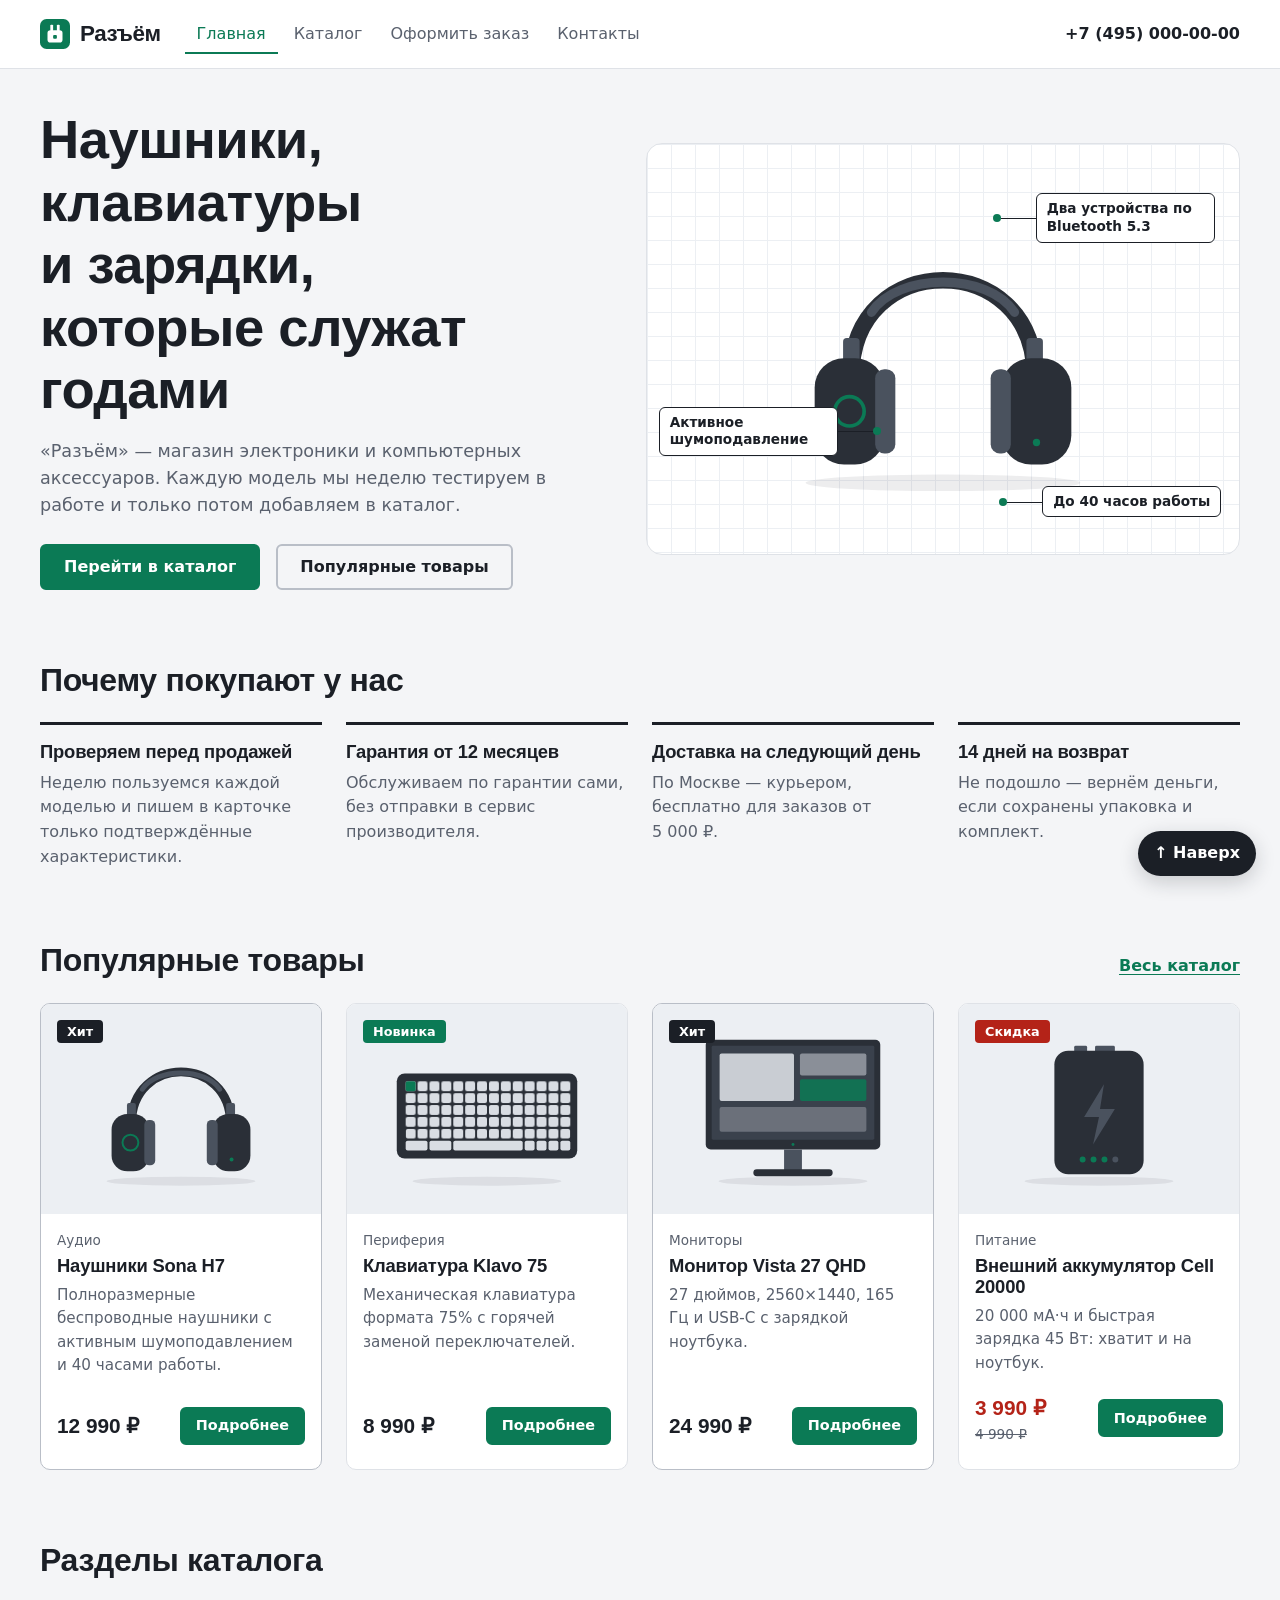
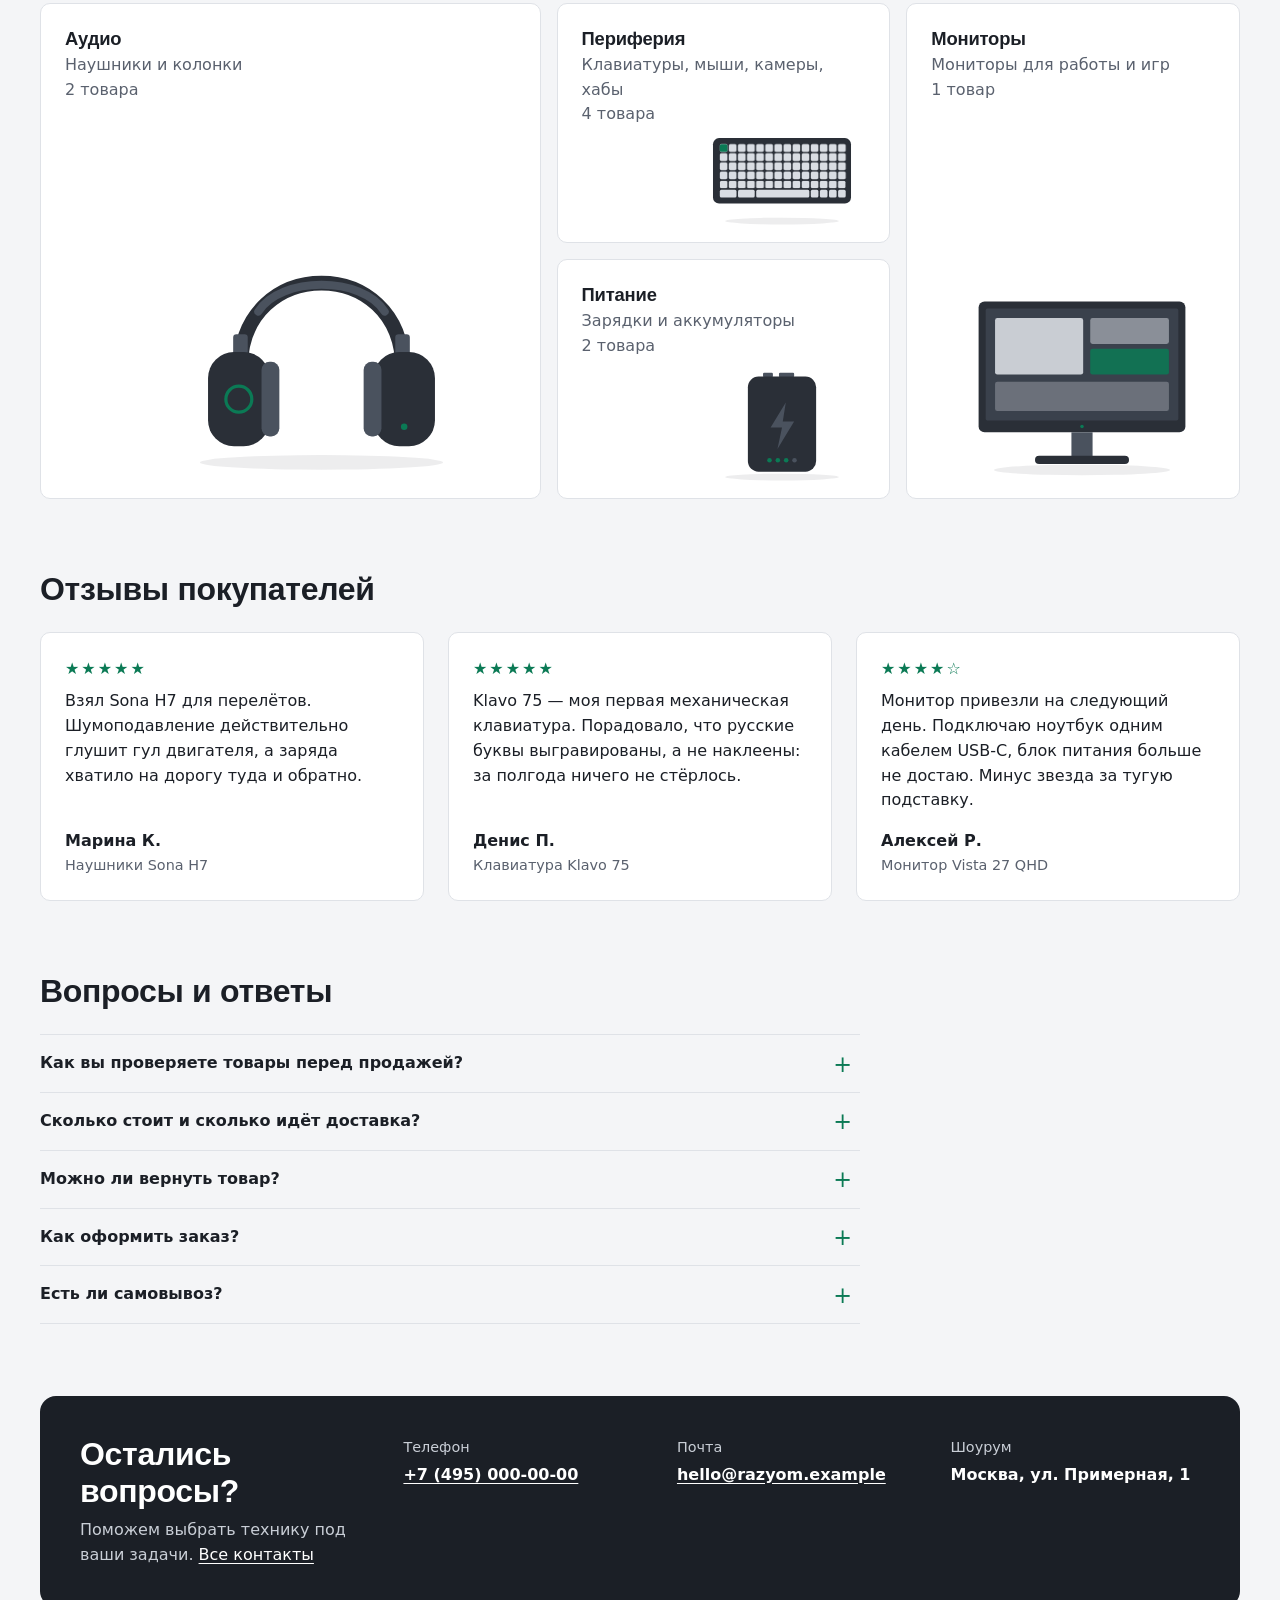
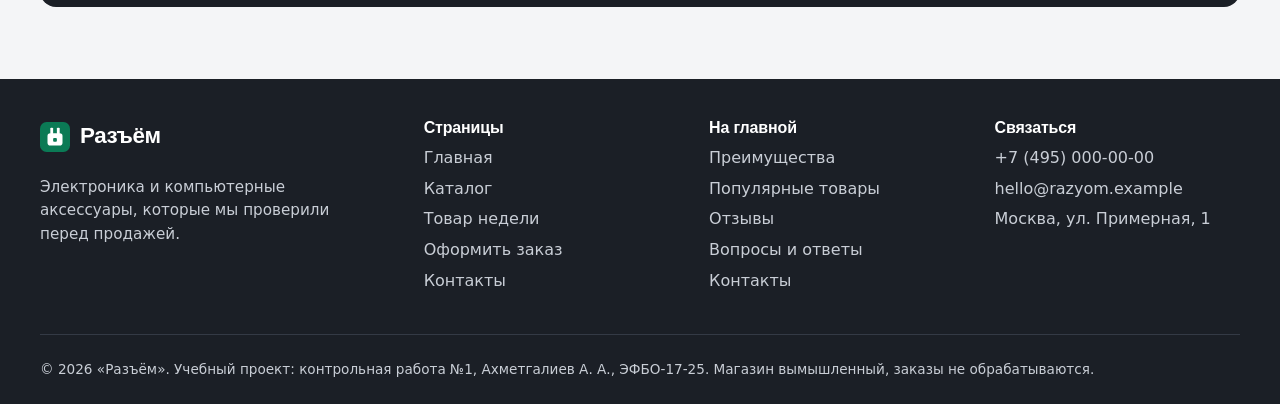
<file: index.html>
<!DOCTYPE html>
<html lang="ru">
<head>
  <meta charset="UTF-8">
  <meta name="viewport" content="width=device-width, initial-scale=1.0">
  <title>Разъём — магазин электроники и компьютерных аксессуаров</title>
  <meta name="description" content="Наушники, клавиатуры, мониторы и зарядные устройства, проверенные перед продажей. Доставка по Москве на следующий день.">
  <link rel="icon" href="images/logo.svg" type="image/svg+xml">
  <link rel="stylesheet" href="css/style.css">
  <script src="js/main.js" defer></script>
</head>
<body id="top">
  <a class="skip-link" href="#main">Перейти к содержимому</a>

  <header class="site-header">
    <div class="site-header__inner container">
      <a class="site-header__logo logo" href="index.html" aria-label="Разъём, на главную">
        <img class="logo__mark" src="images/logo.svg" alt="" width="30" height="30">
        <span class="logo__text">Разъём</span>
      </a>

      <nav class="site-nav" aria-label="Основное меню">
        <ul class="site-nav__list">
          <li class="site-nav__item"><a class="site-nav__link site-nav__link--active" href="index.html" aria-current="page">Главная</a></li>
          <li class="site-nav__item"><a class="site-nav__link" href="catalog.html">Каталог</a></li>
          <li class="site-nav__item"><a class="site-nav__link" href="order.html">Оформить заказ</a></li>
          <li class="site-nav__item"><a class="site-nav__link" href="contacts.html">Контакты</a></li>
        </ul>
      </nav>

      <a class="site-header__phone" href="tel:+74950000000">+7&nbsp;(495)&nbsp;000&#8209;00&#8209;00</a>
    </div>
  </header>

  <main id="main">
    <section class="hero" aria-labelledby="hero-title">
      <div class="hero__inner container">
        <div class="hero__content">
          <h1 class="hero__title" id="hero-title">Наушники, клавиатуры и&nbsp;зарядки, которые служат годами</h1>
          <p class="hero__text">«Разъём» — магазин электроники и компьютерных аксессуаров. Каждую модель мы неделю тестируем в работе и только потом добавляем в каталог.</p>
          <div class="button-group">
            <a class="button" href="catalog.html">Перейти в каталог</a>
            <a class="button button--secondary" href="#popular">Популярные товары</a>
          </div>
        </div>

        <div class="hero__visual">
          <img class="hero__image" src="images/headphones.svg" alt="Наушники Sona H7 — самый популярный товар магазина" width="480" height="360">
          <p class="hero__callout hero__callout--right hero__callout--bluetooth">Два устройства по Bluetooth 5.3</p>
          <p class="hero__callout hero__callout--left hero__callout--anc">Активное шумоподавление</p>
          <p class="hero__callout hero__callout--right hero__callout--battery">До 40 часов работы</p>
        </div>
      </div>
    </section>

    <section class="section" id="advantages" aria-labelledby="advantages-title">
      <div class="container">
        <div class="section__header">
          <h2 class="section__title" id="advantages-title">Почему покупают у нас</h2>
        </div>
        <ul class="advantages">
          <li class="advantages__item">
            <h3 class="advantages__title">Проверяем перед продажей</h3>
            <p class="advantages__text">Неделю пользуемся каждой моделью и пишем в карточке только подтверждённые характеристики.</p>
          </li>
          <li class="advantages__item">
            <h3 class="advantages__title">Гарантия от 12 месяцев</h3>
            <p class="advantages__text">Обслуживаем по гарантии сами, без отправки в сервис производителя.</p>
          </li>
          <li class="advantages__item">
            <h3 class="advantages__title">Доставка на следующий день</h3>
            <p class="advantages__text">По Москве — курьером, бесплатно для заказов от 5&nbsp;000&nbsp;₽.</p>
          </li>
          <li class="advantages__item">
            <h3 class="advantages__title">14 дней на возврат</h3>
            <p class="advantages__text">Не подошло — вернём деньги, если сохранены упаковка и комплект.</p>
          </li>
        </ul>
      </div>
    </section>

    <section class="section" id="popular" aria-labelledby="popular-title">
      <div class="container">
        <div class="section__header">
          <h2 class="section__title" id="popular-title">Популярные товары</h2>
          <a class="text-link" href="catalog.html">Весь каталог</a>
        </div>
        <div class="product-grid">
        <article class="product-card product-card--hit" data-category="audio">
          <span class="product-card__badge product-card__badge--hit">Хит</span>
          <img class="product-card__image" src="images/headphones.svg" alt="Полноразмерные наушники Sona H7 графитового цвета" width="480" height="360" loading="lazy">
          <div class="product-card__body">
            <p class="product-card__category">Аудио</p>
            <h3 class="product-card__title">Наушники Sona H7</h3>
            <p class="product-card__description">Полноразмерные беспроводные наушники с активным шумоподавлением и 40 часами работы.</p>
            <div class="product-card__footer">
              <p class="product-card__price">12&nbsp;990&nbsp;₽</p>
              <a class="button button--small product-card__button" href="product.html#sona-h7" aria-label="Подробнее: Наушники Sona H7">Подробнее</a>
            </div>
          </div>
        </article>

        <article class="product-card product-card--new" data-category="peripherals">
          <span class="product-card__badge product-card__badge--new">Новинка</span>
          <img class="product-card__image" src="images/keyboard.svg" alt="Механическая клавиатура Klavo 75 в тёмном корпусе" width="480" height="360" loading="lazy">
          <div class="product-card__body">
            <p class="product-card__category">Периферия</p>
            <h3 class="product-card__title">Клавиатура Klavo 75</h3>
            <p class="product-card__description">Механическая клавиатура формата 75% с горячей заменой переключателей.</p>
            <div class="product-card__footer">
              <p class="product-card__price">8&nbsp;990&nbsp;₽</p>
              <a class="button button--small product-card__button" href="product.html#klavo-75" aria-label="Подробнее: Клавиатура Klavo 75">Подробнее</a>
            </div>
          </div>
        </article>

        <article class="product-card product-card--hit" data-category="monitors">
          <span class="product-card__badge product-card__badge--hit">Хит</span>
          <img class="product-card__image" src="images/monitor.svg" alt="Монитор Vista 27 QHD на подставке" width="480" height="360" loading="lazy">
          <div class="product-card__body">
            <p class="product-card__category">Мониторы</p>
            <h3 class="product-card__title">Монитор Vista 27 QHD</h3>
            <p class="product-card__description">27 дюймов, 2560×1440, 165 Гц и USB-C с зарядкой ноутбука.</p>
            <div class="product-card__footer">
              <p class="product-card__price">24&nbsp;990&nbsp;₽</p>
              <a class="button button--small product-card__button" href="product.html#vista-27" aria-label="Подробнее: Монитор Vista 27 QHD">Подробнее</a>
            </div>
          </div>
        </article>

        <article class="product-card product-card--sale" data-category="power">
          <span class="product-card__badge product-card__badge--sale">Скидка</span>
          <img class="product-card__image" src="images/powerbank.svg" alt="Внешний аккумулятор Cell 20000 с индикатором заряда" width="480" height="360" loading="lazy">
          <div class="product-card__body">
            <p class="product-card__category">Питание</p>
            <h3 class="product-card__title">Внешний аккумулятор Cell 20000</h3>
            <p class="product-card__description">20 000 мА·ч и быстрая зарядка 45 Вт: хватит и на ноутбук.</p>
            <div class="product-card__footer">
              <p class="product-card__price">3&nbsp;990&nbsp;₽ <s class="product-card__old-price"><span class="visually-hidden">Старая цена: </span>4&nbsp;990&nbsp;₽</s></p>
              <a class="button button--small product-card__button" href="product.html#cell-20000" aria-label="Подробнее: Внешний аккумулятор Cell 20000">Подробнее</a>
            </div>
          </div>
        </article>
        </div>
      </div>
    </section>

    <section class="section" id="categories" aria-labelledby="categories-title">
      <div class="container">
        <div class="section__header">
          <h2 class="section__title" id="categories-title">Разделы каталога</h2>
        </div>
        <div class="categories">
        <a class="category-tile category-tile--audio" href="catalog.html">
          <div>
            <h3 class="category-tile__title">Аудио</h3>
            <p class="category-tile__count">Наушники и колонки<br>2 товара</p>
          </div>
          <img class="category-tile__image" src="images/headphones.svg" alt="" width="480" height="360" loading="lazy">
        </a>
        <a class="category-tile category-tile--peripherals" href="catalog.html">
          <div>
            <h3 class="category-tile__title">Периферия</h3>
            <p class="category-tile__count">Клавиатуры, мыши, камеры, хабы<br>4 товара</p>
          </div>
          <img class="category-tile__image" src="images/keyboard.svg" alt="" width="480" height="360" loading="lazy">
        </a>
        <a class="category-tile category-tile--monitors" href="catalog.html">
          <div>
            <h3 class="category-tile__title">Мониторы</h3>
            <p class="category-tile__count">Мониторы для работы и игр<br>1 товар</p>
          </div>
          <img class="category-tile__image" src="images/monitor.svg" alt="" width="480" height="360" loading="lazy">
        </a>
        <a class="category-tile category-tile--power" href="catalog.html">
          <div>
            <h3 class="category-tile__title">Питание</h3>
            <p class="category-tile__count">Зарядки и аккумуляторы<br>2 товара</p>
          </div>
          <img class="category-tile__image" src="images/powerbank.svg" alt="" width="480" height="360" loading="lazy">
        </a>
        </div>
      </div>
    </section>

    <section class="section" id="reviews" aria-labelledby="reviews-title">
      <div class="container">
        <div class="section__header">
          <h2 class="section__title" id="reviews-title">Отзывы покупателей</h2>
        </div>
        <div class="reviews">
        <figure class="review">
          <p class="review__rating"><span aria-hidden="true">★★★★★</span><span class="visually-hidden">Оценка 5 из 5</span></p>
          <blockquote class="review__text">
            <p>Взял Sona H7 для перелётов. Шумоподавление действительно глушит гул двигателя, а заряда хватило на дорогу туда и обратно.</p>
          </blockquote>
          <figcaption class="review__author">Марина К.<span class="review__product">Наушники Sona H7</span></figcaption>
        </figure>

        <figure class="review">
          <p class="review__rating"><span aria-hidden="true">★★★★★</span><span class="visually-hidden">Оценка 5 из 5</span></p>
          <blockquote class="review__text">
            <p>Klavo 75 — моя первая механическая клавиатура. Порадовало, что русские буквы выгравированы, а не наклеены: за полгода ничего не стёрлось.</p>
          </blockquote>
          <figcaption class="review__author">Денис П.<span class="review__product">Клавиатура Klavo 75</span></figcaption>
        </figure>

        <figure class="review">
          <p class="review__rating"><span aria-hidden="true">★★★★☆</span><span class="visually-hidden">Оценка 4 из 5</span></p>
          <blockquote class="review__text">
            <p>Монитор привезли на следующий день. Подключаю ноутбук одним кабелем USB-C, блок питания больше не достаю. Минус звезда за тугую подставку.</p>
          </blockquote>
          <figcaption class="review__author">Алексей Р.<span class="review__product">Монитор Vista 27 QHD</span></figcaption>
        </figure>
        </div>
      </div>
    </section>

    <section class="section" id="faq" aria-labelledby="faq-title">
      <div class="container">
        <div class="section__header">
          <h2 class="section__title" id="faq-title">Вопросы и ответы</h2>
        </div>
        <div class="faq">
        <details class="faq__item">
          <summary class="faq__question">Как вы проверяете товары перед продажей?</summary>
          <p class="faq__answer">Каждую новую модель сотрудники магазина неделю используют в работе: проверяют автономность, качество сборки и соответствие заявленным характеристикам. Если товар не проходит проверку, мы его не продаём.</p>
        </details>
        <details class="faq__item">
          <summary class="faq__question">Сколько стоит и сколько идёт доставка?</summary>
          <p class="faq__answer">Курьер по Москве привозит заказ на следующий день, доставка стоит 290 ₽ и бесплатна от 5 000 ₽. В другие города отправляем транспортной компанией за 2–5 дней.</p>
        </details>
        <details class="faq__item">
          <summary class="faq__question">Можно ли вернуть товар?</summary>
          <p class="faq__answer">Да, в течение 14 дней, если товар не подошёл, сохранены упаковка и комплект. Деньги возвращаем тем же способом, которым вы платили.</p>
        </details>
        <details class="faq__item">
          <summary class="faq__question">Как оформить заказ?</summary>
          <p class="faq__answer">Нажмите «Подробнее» на карточке товара, затем «Оформить заказ» или сразу заполните <a href="order.html">форму заказа</a>. Менеджер позвонит, чтобы подтвердить детали.</p>
        </details>
        <details class="faq__item">
          <summary class="faq__question">Есть ли самовывоз?</summary>
          <p class="faq__answer">Да, из шоурума на ул. Примерной. Адрес и часы работы есть на странице <a href="contacts.html">контактов</a>.</p>
        </details>
        </div>
      </div>
    </section>

    <section class="section" id="contacts" aria-labelledby="contacts-title">
      <div class="container">
        <div class="contact-strip">
          <div>
            <h2 class="contact-strip__title" id="contacts-title">Остались вопросы?</h2>
            <p class="contact-strip__text">Поможем выбрать технику под ваши задачи. <a href="contacts.html">Все контакты</a></p>
          </div>
          <div>
            <p class="contact-strip__label">Телефон</p>
            <p class="contact-strip__value"><a href="tel:+74950000000">+7&nbsp;(495)&nbsp;000&#8209;00&#8209;00</a></p>
          </div>
          <div>
            <p class="contact-strip__label">Почта</p>
            <p class="contact-strip__value"><a href="mailto:hello@razyom.example">hello@razyom.example</a></p>
          </div>
          <div>
            <p class="contact-strip__label">Шоурум</p>
            <p class="contact-strip__value">Москва, ул. Примерная, 1</p>
          </div>
        </div>
      </div>
    </section>
  </main>

  <footer class="site-footer">
    <div class="site-footer__inner container">
      <div class="site-footer__brand">
        <a class="logo" href="index.html" aria-label="Разъём, на главную">
          <img class="logo__mark" src="images/logo.svg" alt="" width="30" height="30">
          <span class="logo__text">Разъём</span>
        </a>
        <p class="site-footer__about">Электроника и компьютерные аксессуары, которые мы проверили перед продажей.</p>
      </div>

      <nav class="site-footer__nav" aria-label="Страницы сайта">
        <h2 class="site-footer__title">Страницы</h2>
        <ul class="site-footer__list">
          <li><a class="site-footer__link" href="index.html">Главная</a></li>
          <li><a class="site-footer__link" href="catalog.html">Каталог</a></li>
          <li><a class="site-footer__link" href="product.html">Товар недели</a></li>
          <li><a class="site-footer__link" href="order.html">Оформить заказ</a></li>
          <li><a class="site-footer__link" href="contacts.html">Контакты</a></li>
        </ul>
      </nav>

      <nav class="site-footer__nav" aria-label="Разделы главной страницы">
        <h2 class="site-footer__title">На главной</h2>
        <ul class="site-footer__list">
          <li><a class="site-footer__link" href="index.html#advantages">Преимущества</a></li>
          <li><a class="site-footer__link" href="index.html#popular">Популярные товары</a></li>
          <li><a class="site-footer__link" href="index.html#reviews">Отзывы</a></li>
          <li><a class="site-footer__link" href="index.html#faq">Вопросы и ответы</a></li>
          <li><a class="site-footer__link" href="index.html#contacts">Контакты</a></li>
        </ul>
      </nav>

      <div>
        <h2 class="site-footer__title">Связаться</h2>
        <address class="site-footer__address">
          <a href="tel:+74950000000">+7&nbsp;(495)&nbsp;000&#8209;00&#8209;00</a>
          <a href="mailto:hello@razyom.example">hello@razyom.example</a>
          <span>Москва, ул. Примерная, 1</span>
        </address>
      </div>
    </div>

    <div class="site-footer__bottom container">
      <p>© 2026 «Разъём». Учебный проект: контрольная работа №1, Ахметгалиев А. А., ЭФБО-17-25. Магазин вымышленный, заказы не обрабатываются.</p>
    </div>
  </footer>

  <a class="to-top" href="#top">↑ Наверх</a>
</body>
</html>
</file>
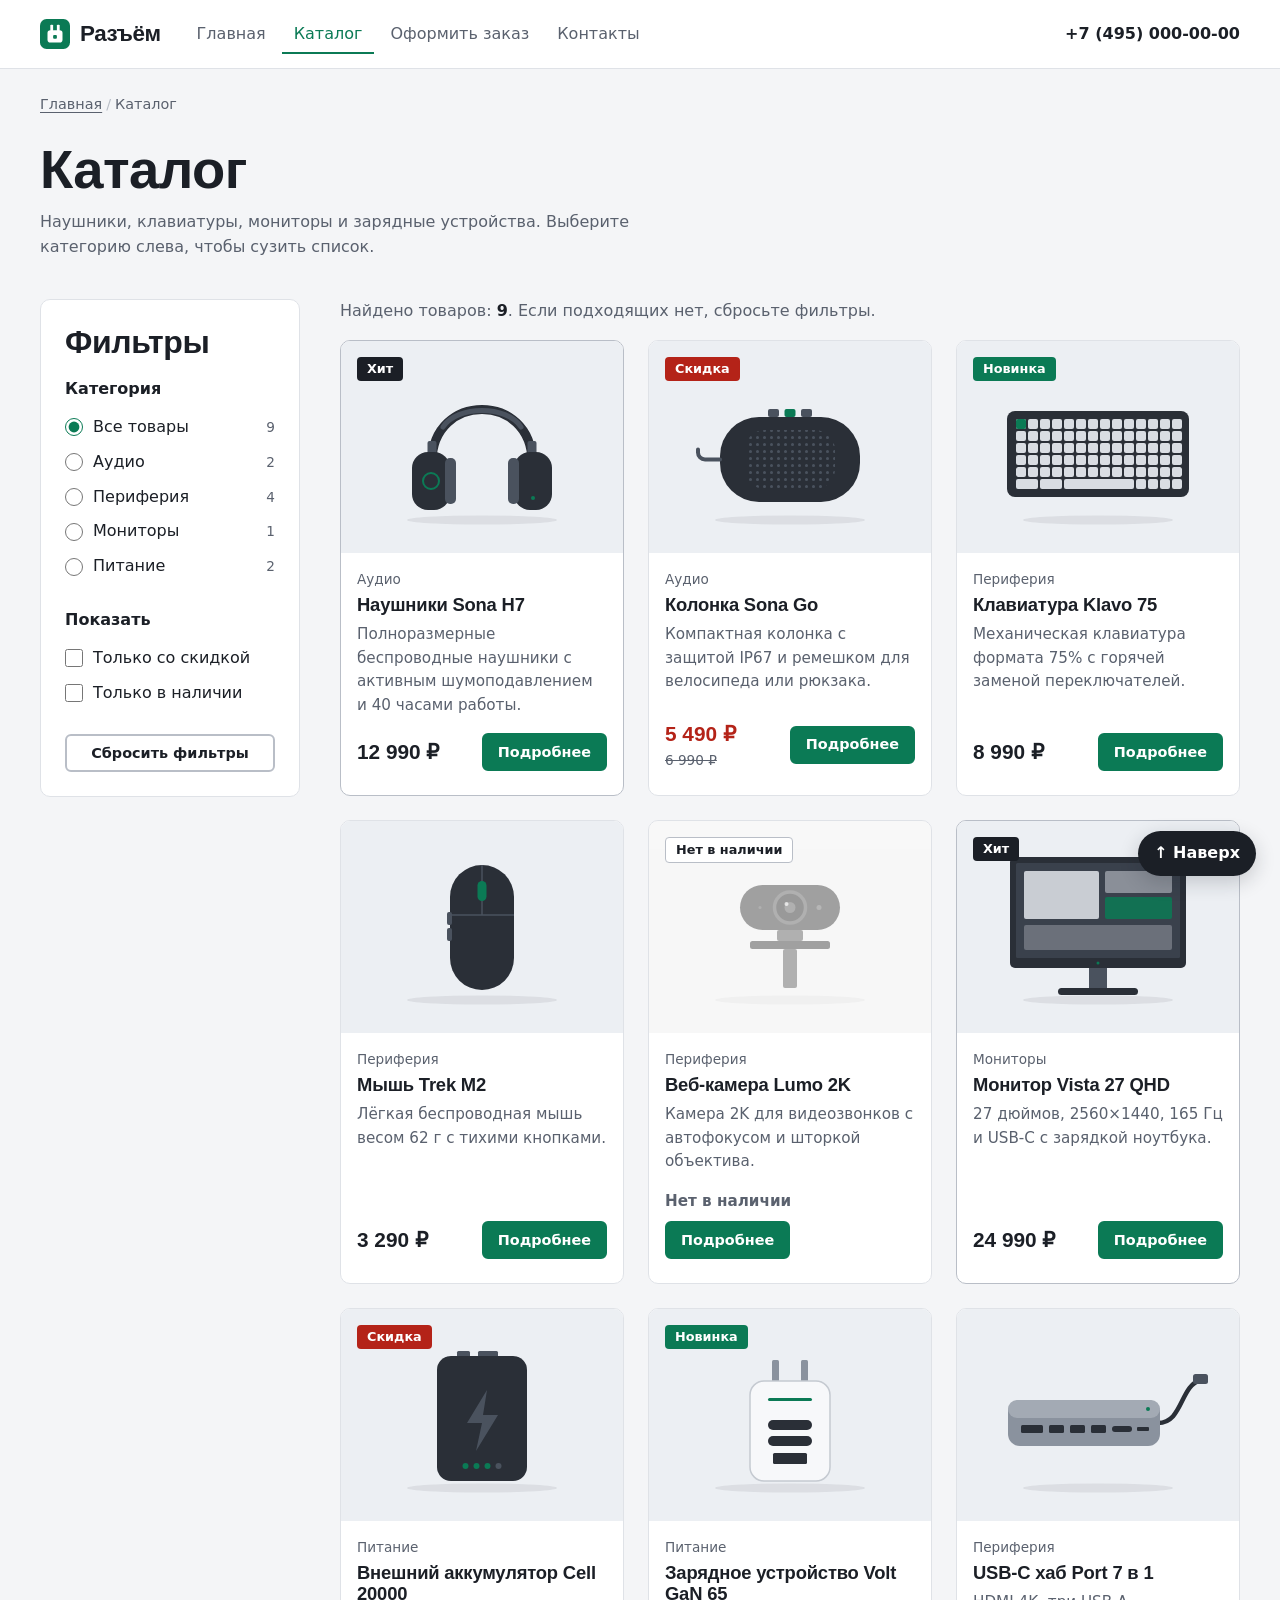
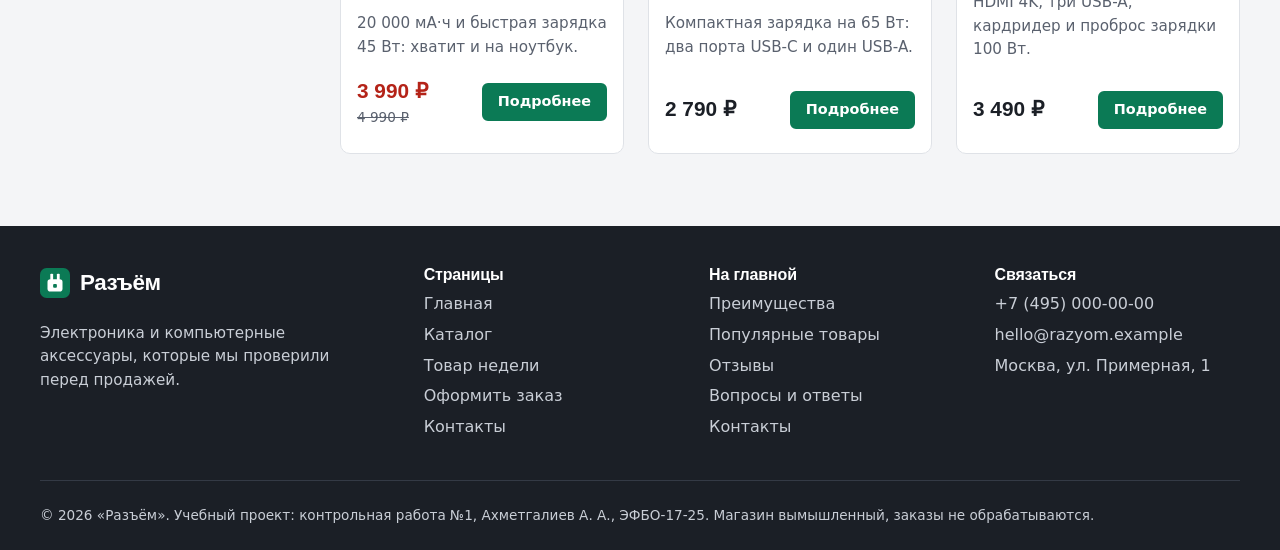
<file: catalog.html>
<!DOCTYPE html>
<html lang="ru">
<head>
  <meta charset="UTF-8">
  <meta name="viewport" content="width=device-width, initial-scale=1.0">
  <title>Каталог электроники — Разъём</title>
  <meta name="description" content="Каталог магазина «Разъём»: наушники, колонки, клавиатуры, мыши, веб-камеры, мониторы, зарядные устройства и аккумуляторы.">
  <link rel="icon" href="images/logo.svg" type="image/svg+xml">
  <link rel="stylesheet" href="css/style.css">
  <script src="js/main.js" defer></script>
</head>
<body id="top">
  <a class="skip-link" href="#main">Перейти к содержимому</a>

  <header class="site-header">
    <div class="site-header__inner container">
      <a class="site-header__logo logo" href="index.html" aria-label="Разъём, на главную">
        <img class="logo__mark" src="images/logo.svg" alt="" width="30" height="30">
        <span class="logo__text">Разъём</span>
      </a>

      <nav class="site-nav" aria-label="Основное меню">
        <ul class="site-nav__list">
          <li class="site-nav__item"><a class="site-nav__link" href="index.html">Главная</a></li>
          <li class="site-nav__item"><a class="site-nav__link site-nav__link--active" href="catalog.html" aria-current="page">Каталог</a></li>
          <li class="site-nav__item"><a class="site-nav__link" href="order.html">Оформить заказ</a></li>
          <li class="site-nav__item"><a class="site-nav__link" href="contacts.html">Контакты</a></li>
        </ul>
      </nav>

      <a class="site-header__phone" href="tel:+74950000000">+7&nbsp;(495)&nbsp;000&#8209;00&#8209;00</a>
    </div>
  </header>

  <main id="main">
    <div class="container">
      <nav class="breadcrumbs" aria-label="Каталог">
        <ol class="breadcrumbs__list">
          <li class="breadcrumbs__item"><a class="breadcrumbs__link" href="index.html">Главная</a></li>
          <li class="breadcrumbs__item" aria-current="page">Каталог</li>
        </ol>
      </nav>

      <header class="page-header">
        <h1 class="page-header__title">Каталог</h1>
        <p class="page-header__lead">Наушники, клавиатуры, мониторы и зарядные устройства. Выберите категорию слева, чтобы сузить список.</p>
      </header>

      <div class="catalog">
        <aside class="filters" aria-labelledby="filters-title">
          <h2 class="filters__title" id="filters-title">Фильтры</h2>
          <form class="filters__form" aria-label="Фильтры каталога">
            <div class="filters__groups">
              <fieldset class="filters__group">
                <legend class="filters__legend">Категория</legend>
              <label class="filters__option" for="filter-all">
                <input class="filters__input" type="radio" id="filter-all" name="category" value="all" checked>
                Все товары
                <span class="filters__count">9</span>
              </label>
              <label class="filters__option" for="filter-audio">
                <input class="filters__input" type="radio" id="filter-audio" name="category" value="audio">
                Аудио
                <span class="filters__count">2</span>
              </label>
              <label class="filters__option" for="filter-peripherals">
                <input class="filters__input" type="radio" id="filter-peripherals" name="category" value="peripherals">
                Периферия
                <span class="filters__count">4</span>
              </label>
              <label class="filters__option" for="filter-monitors">
                <input class="filters__input" type="radio" id="filter-monitors" name="category" value="monitors">
                Мониторы
                <span class="filters__count">1</span>
              </label>
              <label class="filters__option" for="filter-power">
                <input class="filters__input" type="radio" id="filter-power" name="category" value="power">
                Питание
                <span class="filters__count">2</span>
              </label>
              </fieldset>

              <fieldset class="filters__group">
                <legend class="filters__legend">Показать</legend>
                <label class="filters__option" for="filter-sale">
                  <input class="filters__input" type="checkbox" id="filter-sale" name="sale">
                  Только со скидкой
                </label>
                <label class="filters__option" for="filter-stock">
                  <input class="filters__input" type="checkbox" id="filter-stock" name="stock">
                  Только в наличии
                </label>
              </fieldset>
            </div>
            <button class="button button--secondary button--small button--block" type="reset">Сбросить фильтры</button>
          </form>
        </aside>

        <section class="catalog__content" aria-labelledby="catalog-title">
          <h2 class="visually-hidden" id="catalog-title">Товары</h2>
          <div class="catalog__grid product-grid">
          <article class="product-card product-card--hit" data-category="audio">
            <span class="product-card__badge product-card__badge--hit">Хит</span>
            <img class="product-card__image" src="images/headphones.svg" alt="Полноразмерные наушники Sona H7 графитового цвета" width="480" height="360" loading="lazy">
            <div class="product-card__body">
              <p class="product-card__category">Аудио</p>
              <h3 class="product-card__title">Наушники Sona H7</h3>
              <p class="product-card__description">Полноразмерные беспроводные наушники с активным шумоподавлением и 40 часами работы.</p>
              <div class="product-card__footer">
                <p class="product-card__price">12&nbsp;990&nbsp;₽</p>
                <a class="button button--small product-card__button" href="product.html#sona-h7" aria-label="Подробнее: Наушники Sona H7">Подробнее</a>
              </div>
            </div>
          </article>

          <article class="product-card product-card--sale" data-category="audio">
            <span class="product-card__badge product-card__badge--sale">Скидка</span>
            <img class="product-card__image" src="images/speaker.svg" alt="Портативная колонка Sona Go с ремешком" width="480" height="360" loading="lazy">
            <div class="product-card__body">
              <p class="product-card__category">Аудио</p>
              <h3 class="product-card__title">Колонка Sona Go</h3>
              <p class="product-card__description">Компактная колонка с защитой IP67 и ремешком для велосипеда или рюкзака.</p>
              <div class="product-card__footer">
                <p class="product-card__price">5&nbsp;490&nbsp;₽ <s class="product-card__old-price"><span class="visually-hidden">Старая цена: </span>6&nbsp;990&nbsp;₽</s></p>
                <a class="button button--small product-card__button" href="product.html#sona-go" aria-label="Подробнее: Колонка Sona Go">Подробнее</a>
              </div>
            </div>
          </article>

          <article class="product-card product-card--new" data-category="peripherals">
            <span class="product-card__badge product-card__badge--new">Новинка</span>
            <img class="product-card__image" src="images/keyboard.svg" alt="Механическая клавиатура Klavo 75 в тёмном корпусе" width="480" height="360" loading="lazy">
            <div class="product-card__body">
              <p class="product-card__category">Периферия</p>
              <h3 class="product-card__title">Клавиатура Klavo 75</h3>
              <p class="product-card__description">Механическая клавиатура формата 75% с горячей заменой переключателей.</p>
              <div class="product-card__footer">
                <p class="product-card__price">8&nbsp;990&nbsp;₽</p>
                <a class="button button--small product-card__button" href="product.html#klavo-75" aria-label="Подробнее: Клавиатура Klavo 75">Подробнее</a>
              </div>
            </div>
          </article>

          <article class="product-card" data-category="peripherals">
            <img class="product-card__image" src="images/mouse.svg" alt="Беспроводная мышь Trek M2 чёрного цвета" width="480" height="360" loading="lazy">
            <div class="product-card__body">
              <p class="product-card__category">Периферия</p>
              <h3 class="product-card__title">Мышь Trek M2</h3>
              <p class="product-card__description">Лёгкая беспроводная мышь весом 62 г с тихими кнопками.</p>
              <div class="product-card__footer">
                <p class="product-card__price">3&nbsp;290&nbsp;₽</p>
                <a class="button button--small product-card__button" href="product.html#trek-m2" aria-label="Подробнее: Мышь Trek M2">Подробнее</a>
              </div>
            </div>
          </article>

          <article class="product-card product-card--out-of-stock" data-category="peripherals">
            <span class="product-card__badge product-card__badge--out">Нет в наличии</span>
            <img class="product-card__image" src="images/webcam.svg" alt="Веб-камера Lumo 2K на креплении для монитора" width="480" height="360" loading="lazy">
            <div class="product-card__body">
              <p class="product-card__category">Периферия</p>
              <h3 class="product-card__title">Веб-камера Lumo 2K</h3>
              <p class="product-card__description">Камера 2K для видеозвонков с автофокусом и шторкой объектива.</p>
              <div class="product-card__footer">
                <p class="product-card__price">Нет в наличии</p>
                <a class="button button--small product-card__button" href="product.html#lumo-2k" aria-label="Подробнее: Веб-камера Lumo 2K">Подробнее</a>
              </div>
            </div>
          </article>

          <article class="product-card product-card--hit" data-category="monitors">
            <span class="product-card__badge product-card__badge--hit">Хит</span>
            <img class="product-card__image" src="images/monitor.svg" alt="Монитор Vista 27 QHD на подставке" width="480" height="360" loading="lazy">
            <div class="product-card__body">
              <p class="product-card__category">Мониторы</p>
              <h3 class="product-card__title">Монитор Vista 27 QHD</h3>
              <p class="product-card__description">27 дюймов, 2560×1440, 165 Гц и USB-C с зарядкой ноутбука.</p>
              <div class="product-card__footer">
                <p class="product-card__price">24&nbsp;990&nbsp;₽</p>
                <a class="button button--small product-card__button" href="product.html#vista-27" aria-label="Подробнее: Монитор Vista 27 QHD">Подробнее</a>
              </div>
            </div>
          </article>

          <article class="product-card product-card--sale" data-category="power">
            <span class="product-card__badge product-card__badge--sale">Скидка</span>
            <img class="product-card__image" src="images/powerbank.svg" alt="Внешний аккумулятор Cell 20000 с индикатором заряда" width="480" height="360" loading="lazy">
            <div class="product-card__body">
              <p class="product-card__category">Питание</p>
              <h3 class="product-card__title">Внешний аккумулятор Cell 20000</h3>
              <p class="product-card__description">20 000 мА·ч и быстрая зарядка 45 Вт: хватит и на ноутбук.</p>
              <div class="product-card__footer">
                <p class="product-card__price">3&nbsp;990&nbsp;₽ <s class="product-card__old-price"><span class="visually-hidden">Старая цена: </span>4&nbsp;990&nbsp;₽</s></p>
                <a class="button button--small product-card__button" href="product.html#cell-20000" aria-label="Подробнее: Внешний аккумулятор Cell 20000">Подробнее</a>
              </div>
            </div>
          </article>

          <article class="product-card product-card--new" data-category="power">
            <span class="product-card__badge product-card__badge--new">Новинка</span>
            <img class="product-card__image" src="images/charger.svg" alt="Сетевое зарядное устройство Volt GaN 65 белого цвета" width="480" height="360" loading="lazy">
            <div class="product-card__body">
              <p class="product-card__category">Питание</p>
              <h3 class="product-card__title">Зарядное устройство Volt GaN 65</h3>
              <p class="product-card__description">Компактная зарядка на 65 Вт: два порта USB-C и один USB-A.</p>
              <div class="product-card__footer">
                <p class="product-card__price">2&nbsp;790&nbsp;₽</p>
                <a class="button button--small product-card__button" href="product.html#gan-65" aria-label="Подробнее: Зарядное устройство Volt GaN 65">Подробнее</a>
              </div>
            </div>
          </article>

          <article class="product-card" data-category="peripherals">
            <img class="product-card__image" src="images/hub.svg" alt="USB-C хаб Port 7 в 1 в алюминиевом корпусе" width="480" height="360" loading="lazy">
            <div class="product-card__body">
              <p class="product-card__category">Периферия</p>
              <h3 class="product-card__title">USB-C хаб Port 7 в 1</h3>
              <p class="product-card__description">HDMI 4K, три USB-A, кардридер и проброс зарядки 100 Вт.</p>
              <div class="product-card__footer">
                <p class="product-card__price">3&nbsp;490&nbsp;₽</p>
                <a class="button button--small product-card__button" href="product.html#port-7" aria-label="Подробнее: USB-C хаб Port 7 в 1">Подробнее</a>
              </div>
            </div>
          </article>
          </div>
          <p class="catalog__result">Найдено товаров: <span class="catalog__result-count"></span>. Если подходящих нет, сбросьте фильтры.</p>
        </section>
      </div>
    </div>
  </main>

  <footer class="site-footer">
    <div class="site-footer__inner container">
      <div class="site-footer__brand">
        <a class="logo" href="index.html" aria-label="Разъём, на главную">
          <img class="logo__mark" src="images/logo.svg" alt="" width="30" height="30">
          <span class="logo__text">Разъём</span>
        </a>
        <p class="site-footer__about">Электроника и компьютерные аксессуары, которые мы проверили перед продажей.</p>
      </div>

      <nav class="site-footer__nav" aria-label="Страницы сайта">
        <h2 class="site-footer__title">Страницы</h2>
        <ul class="site-footer__list">
          <li><a class="site-footer__link" href="index.html">Главная</a></li>
          <li><a class="site-footer__link" href="catalog.html">Каталог</a></li>
          <li><a class="site-footer__link" href="product.html">Товар недели</a></li>
          <li><a class="site-footer__link" href="order.html">Оформить заказ</a></li>
          <li><a class="site-footer__link" href="contacts.html">Контакты</a></li>
        </ul>
      </nav>

      <nav class="site-footer__nav" aria-label="Разделы главной страницы">
        <h2 class="site-footer__title">На главной</h2>
        <ul class="site-footer__list">
          <li><a class="site-footer__link" href="index.html#advantages">Преимущества</a></li>
          <li><a class="site-footer__link" href="index.html#popular">Популярные товары</a></li>
          <li><a class="site-footer__link" href="index.html#reviews">Отзывы</a></li>
          <li><a class="site-footer__link" href="index.html#faq">Вопросы и ответы</a></li>
          <li><a class="site-footer__link" href="index.html#contacts">Контакты</a></li>
        </ul>
      </nav>

      <div>
        <h2 class="site-footer__title">Связаться</h2>
        <address class="site-footer__address">
          <a href="tel:+74950000000">+7&nbsp;(495)&nbsp;000&#8209;00&#8209;00</a>
          <a href="mailto:hello@razyom.example">hello@razyom.example</a>
          <span>Москва, ул. Примерная, 1</span>
        </address>
      </div>
    </div>

    <div class="site-footer__bottom container">
      <p>© 2026 «Разъём». Учебный проект: контрольная работа №1, Ахметгалиев А. А., ЭФБО-17-25. Магазин вымышленный, заказы не обрабатываются.</p>
    </div>
  </footer>

  <a class="to-top" href="#top">↑ Наверх</a>
</body>
</html>
</file>
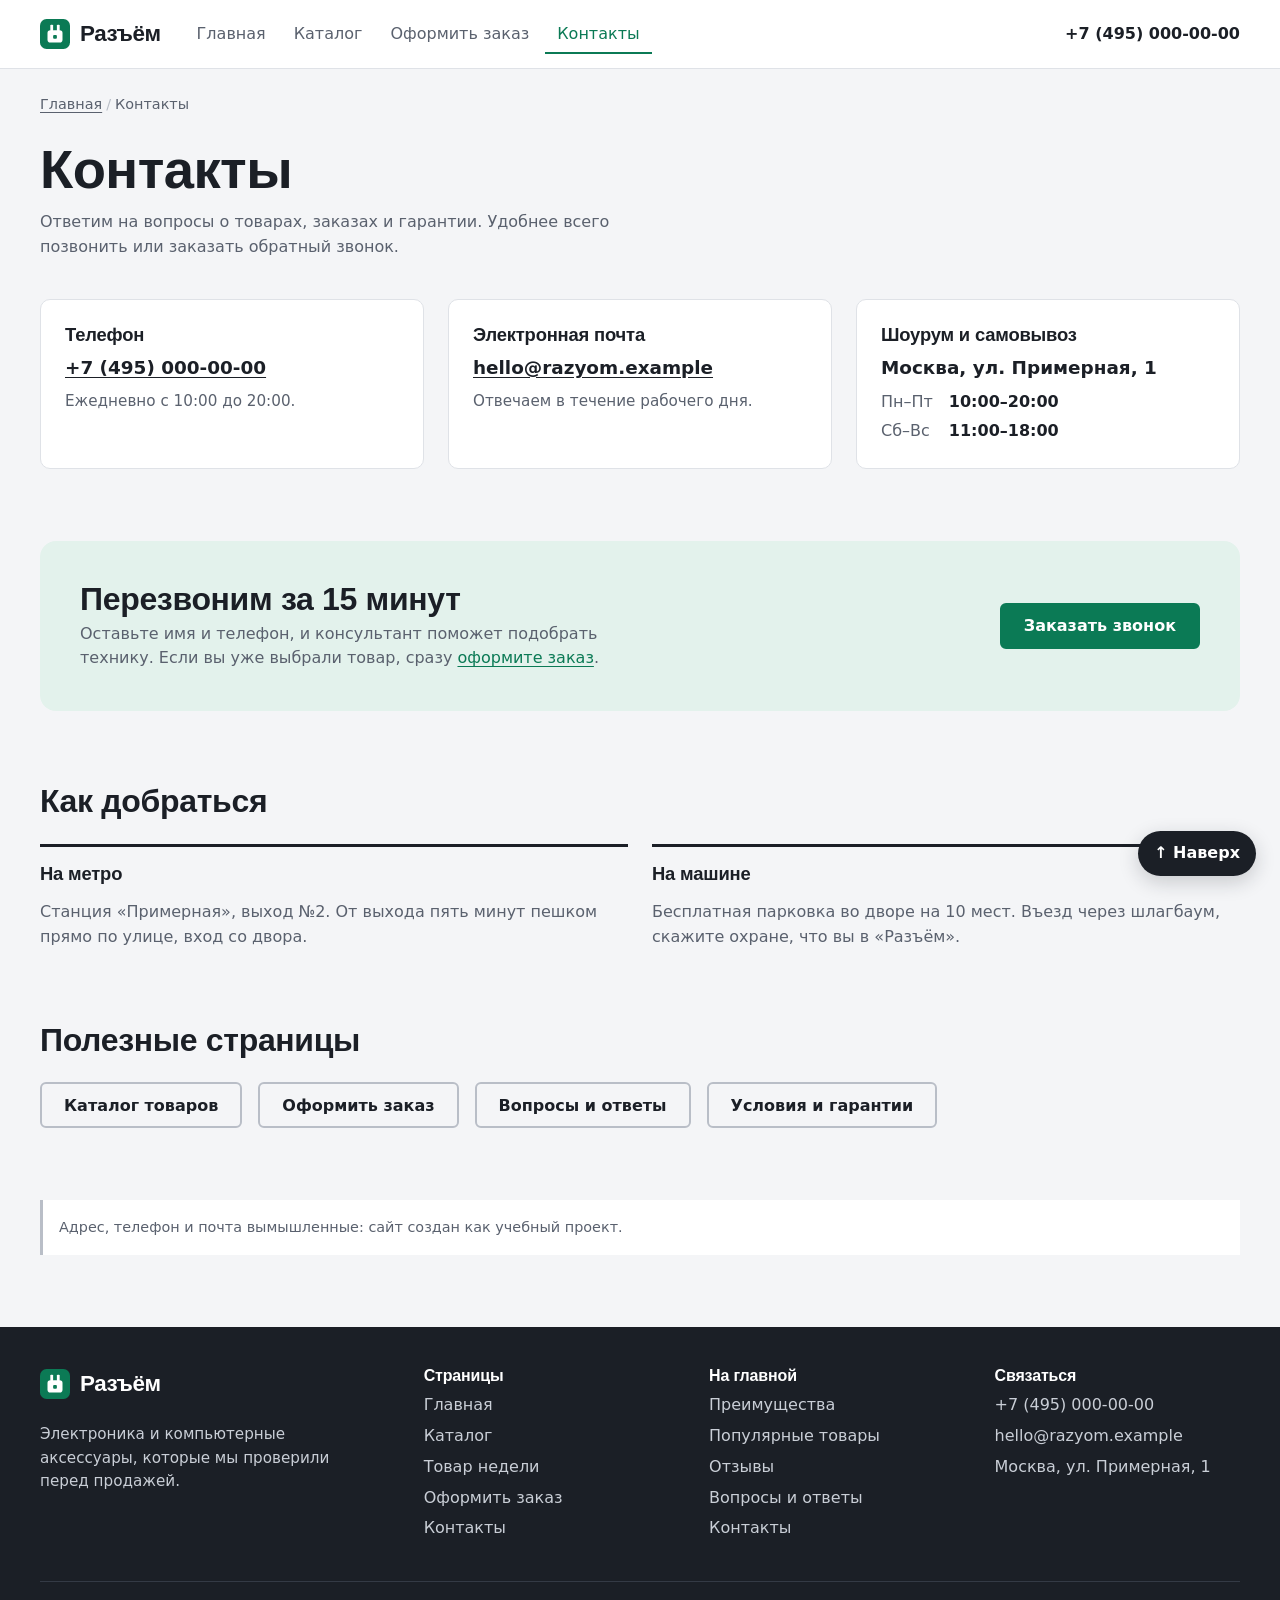
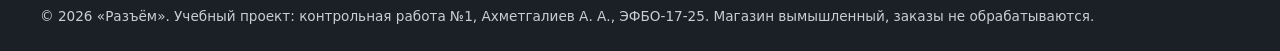
<file: contacts.html>
<!DOCTYPE html>
<html lang="ru">
<head>
  <meta charset="UTF-8">
  <meta name="viewport" content="width=device-width, initial-scale=1.0">
  <title>Контакты — Разъём</title>
  <meta name="description" content="Телефон, почта, адрес шоурума и часы работы магазина электроники «Разъём». Закажите обратный звонок консультанта.">
  <link rel="icon" href="images/logo.svg" type="image/svg+xml">
  <link rel="stylesheet" href="css/style.css">
  <script src="js/main.js" defer></script>
</head>
<body id="top">
  <a class="skip-link" href="#main">Перейти к содержимому</a>

  <header class="site-header">
    <div class="site-header__inner container">
      <a class="site-header__logo logo" href="index.html" aria-label="Разъём, на главную">
        <img class="logo__mark" src="images/logo.svg" alt="" width="30" height="30">
        <span class="logo__text">Разъём</span>
      </a>

      <nav class="site-nav" aria-label="Основное меню">
        <ul class="site-nav__list">
          <li class="site-nav__item"><a class="site-nav__link" href="index.html">Главная</a></li>
          <li class="site-nav__item"><a class="site-nav__link" href="catalog.html">Каталог</a></li>
          <li class="site-nav__item"><a class="site-nav__link" href="order.html">Оформить заказ</a></li>
          <li class="site-nav__item"><a class="site-nav__link site-nav__link--active" href="contacts.html" aria-current="page">Контакты</a></li>
        </ul>
      </nav>

      <a class="site-header__phone" href="tel:+74950000000">+7&nbsp;(495)&nbsp;000&#8209;00&#8209;00</a>
    </div>
  </header>

  <main id="main">
    <div class="container">
      <nav class="breadcrumbs" aria-label="Контакты">
        <ol class="breadcrumbs__list">
          <li class="breadcrumbs__item"><a class="breadcrumbs__link" href="index.html">Главная</a></li>
          <li class="breadcrumbs__item" aria-current="page">Контакты</li>
        </ol>
      </nav>

      <header class="page-header">
        <h1 class="page-header__title">Контакты</h1>
        <p class="page-header__lead">Ответим на вопросы о товарах, заказах и гарантии. Удобнее всего позвонить или заказать обратный звонок.</p>
      </header>

      <section aria-labelledby="contacts-list-title">
        <h2 class="visually-hidden" id="contacts-list-title">Как с нами связаться</h2>
        <div class="contacts">
          <article class="contact-card">
            <h3 class="contact-card__title">Телефон</h3>
            <p class="contact-card__value"><a href="tel:+74950000000">+7&nbsp;(495)&nbsp;000&#8209;00&#8209;00</a></p>
            <p class="contact-card__text">Ежедневно с 10:00 до 20:00.</p>
          </article>

          <article class="contact-card">
            <h3 class="contact-card__title">Электронная почта</h3>
            <p class="contact-card__value"><a href="mailto:hello@razyom.example">hello@razyom.example</a></p>
            <p class="contact-card__text">Отвечаем в течение рабочего дня.</p>
          </article>

          <article class="contact-card">
            <h3 class="contact-card__title">Шоурум и самовывоз</h3>
            <address class="contact-card__value">Москва, ул. Примерная, 1</address>
            <dl class="schedule">
              <dt class="schedule__day">Пн–Пт</dt>
              <dd class="schedule__time">10:00–20:00</dd>
              <dt class="schedule__day">Сб–Вс</dt>
              <dd class="schedule__time">11:00–18:00</dd>
            </dl>
          </article>
        </div>
      </section>

      <section class="section" aria-labelledby="callback-title">
        <div class="callback">
          <div>
            <h2 class="callback__title" id="callback-title">Перезвоним за 15 минут</h2>
            <p class="callback__text">Оставьте имя и телефон, и консультант поможет подобрать технику. Если вы уже выбрали товар, сразу <a href="order.html">оформите заказ</a>.</p>
          </div>
          <button class="button" type="button" data-dialog-open="callback-dialog">Заказать звонок</button>
        </div>
      </section>

      <section class="section" aria-labelledby="directions-title">
        <div class="section__header">
          <h2 class="section__title" id="directions-title">Как добраться</h2>
        </div>
        <div class="directions">
          <div class="directions__item">
            <h3>На метро</h3>
            <p class="directions__text">Станция «Примерная», выход №2. От выхода пять минут пешком прямо по улице, вход со двора.</p>
          </div>
          <div class="directions__item">
            <h3>На машине</h3>
            <p class="directions__text">Бесплатная парковка во дворе на 10 мест. Въезд через шлагбаум, скажите охране, что вы в «Разъём».</p>
          </div>
        </div>
      </section>

      <section class="section" aria-labelledby="pages-title">
        <div class="section__header">
          <h2 class="section__title" id="pages-title">Полезные страницы</h2>
        </div>
        <ul class="button-group link-list">
          <li><a class="button button--secondary" href="catalog.html">Каталог товаров</a></li>
          <li><a class="button button--secondary" href="order.html">Оформить заказ</a></li>
          <li><a class="button button--secondary" href="index.html#faq">Вопросы и ответы</a></li>
          <li><a class="button button--secondary" href="index.html#advantages">Условия и гарантии</a></li>
        </ul>
      </section>

      <div class="section">
        <p class="notice">Адрес, телефон и почта вымышленные: сайт создан как учебный проект.</p>
      </div>
    </div>
  </main>

  <footer class="site-footer">
    <div class="site-footer__inner container">
      <div class="site-footer__brand">
        <a class="logo" href="index.html" aria-label="Разъём, на главную">
          <img class="logo__mark" src="images/logo.svg" alt="" width="30" height="30">
          <span class="logo__text">Разъём</span>
        </a>
        <p class="site-footer__about">Электроника и компьютерные аксессуары, которые мы проверили перед продажей.</p>
      </div>

      <nav class="site-footer__nav" aria-label="Страницы сайта">
        <h2 class="site-footer__title">Страницы</h2>
        <ul class="site-footer__list">
          <li><a class="site-footer__link" href="index.html">Главная</a></li>
          <li><a class="site-footer__link" href="catalog.html">Каталог</a></li>
          <li><a class="site-footer__link" href="product.html">Товар недели</a></li>
          <li><a class="site-footer__link" href="order.html">Оформить заказ</a></li>
          <li><a class="site-footer__link" href="contacts.html">Контакты</a></li>
        </ul>
      </nav>

      <nav class="site-footer__nav" aria-label="Разделы главной страницы">
        <h2 class="site-footer__title">На главной</h2>
        <ul class="site-footer__list">
          <li><a class="site-footer__link" href="index.html#advantages">Преимущества</a></li>
          <li><a class="site-footer__link" href="index.html#popular">Популярные товары</a></li>
          <li><a class="site-footer__link" href="index.html#reviews">Отзывы</a></li>
          <li><a class="site-footer__link" href="index.html#faq">Вопросы и ответы</a></li>
          <li><a class="site-footer__link" href="index.html#contacts">Контакты</a></li>
        </ul>
      </nav>

      <div>
        <h2 class="site-footer__title">Связаться</h2>
        <address class="site-footer__address">
          <a href="tel:+74950000000">+7&nbsp;(495)&nbsp;000&#8209;00&#8209;00</a>
          <a href="mailto:hello@razyom.example">hello@razyom.example</a>
          <span>Москва, ул. Примерная, 1</span>
        </address>
      </div>
    </div>

    <div class="site-footer__bottom container">
      <p>© 2026 «Разъём». Учебный проект: контрольная работа №1, Ахметгалиев А. А., ЭФБО-17-25. Магазин вымышленный, заказы не обрабатываются.</p>
    </div>
  </footer>

  <a class="to-top" href="#top">↑ Наверх</a>

  <dialog class="modal" id="callback-dialog" aria-labelledby="callback-dialog-title">
    <div class="modal__inner">
      <button class="modal__close" type="button" data-dialog-close aria-label="Закрыть окно">×</button>
      <h2 class="modal__title" id="callback-dialog-title">Заказать обратный звонок</h2>
      <p class="modal__text">Консультант перезвонит в рабочее время.</p>

      <form class="order-form" id="callback-form" method="post" data-success="callback-success">
        <fieldset class="order-form__group">
          <legend class="visually-hidden">Контактные данные</legend>
          <div class="order-form__field">
            <label class="order-form__label" for="callback-name">Имя <span class="order-form__required" aria-hidden="true">*</span></label>
            <input class="order-form__input" type="text" id="callback-name" name="name" autocomplete="name" minlength="2" required>
          </div>
          <div class="order-form__field">
            <label class="order-form__label" for="callback-phone">Телефон <span class="order-form__required" aria-hidden="true">*</span></label>
            <input class="order-form__input" type="tel" id="callback-phone" name="phone" autocomplete="tel" inputmode="tel" placeholder="+7 900 000-00-00" pattern="\+?[0-9\s\-\(\)]{10,18}" title="Введите номер из 10–11 цифр, например +7 900 000-00-00." required>
          </div>
        </fieldset>

        <div class="order-form__field">
          <label class="order-form__checkbox" for="callback-agreement">
            <input type="checkbox" id="callback-agreement" name="agreement" required>
            <span>Согласен на обработку персональных данных <span class="order-form__required" aria-hidden="true">*</span></span>
          </label>
        </div>

        <div class="order-form__actions">
          <button class="button" type="submit">Жду звонка</button>
          <button class="button button--secondary" type="button" data-dialog-close>Отмена</button>
        </div>
      </form>
    </div>
  </dialog>

  <dialog class="modal" id="callback-success" aria-labelledby="callback-success-title">
    <div class="modal__inner">
      <button class="modal__close" type="button" data-dialog-close aria-label="Закрыть окно">×</button>
      <p class="modal__icon" aria-hidden="true">✓</p>
      <h2 class="modal__title" id="callback-success-title">Заявка на звонок принята</h2>
      <p class="modal__text">Это учебный проект: номер проверен в браузере, но никуда не отправлен и не сохранён.</p>
      <button class="button" type="button" data-dialog-close>Понятно</button>
    </div>
  </dialog>
</body>
</html>
</file>
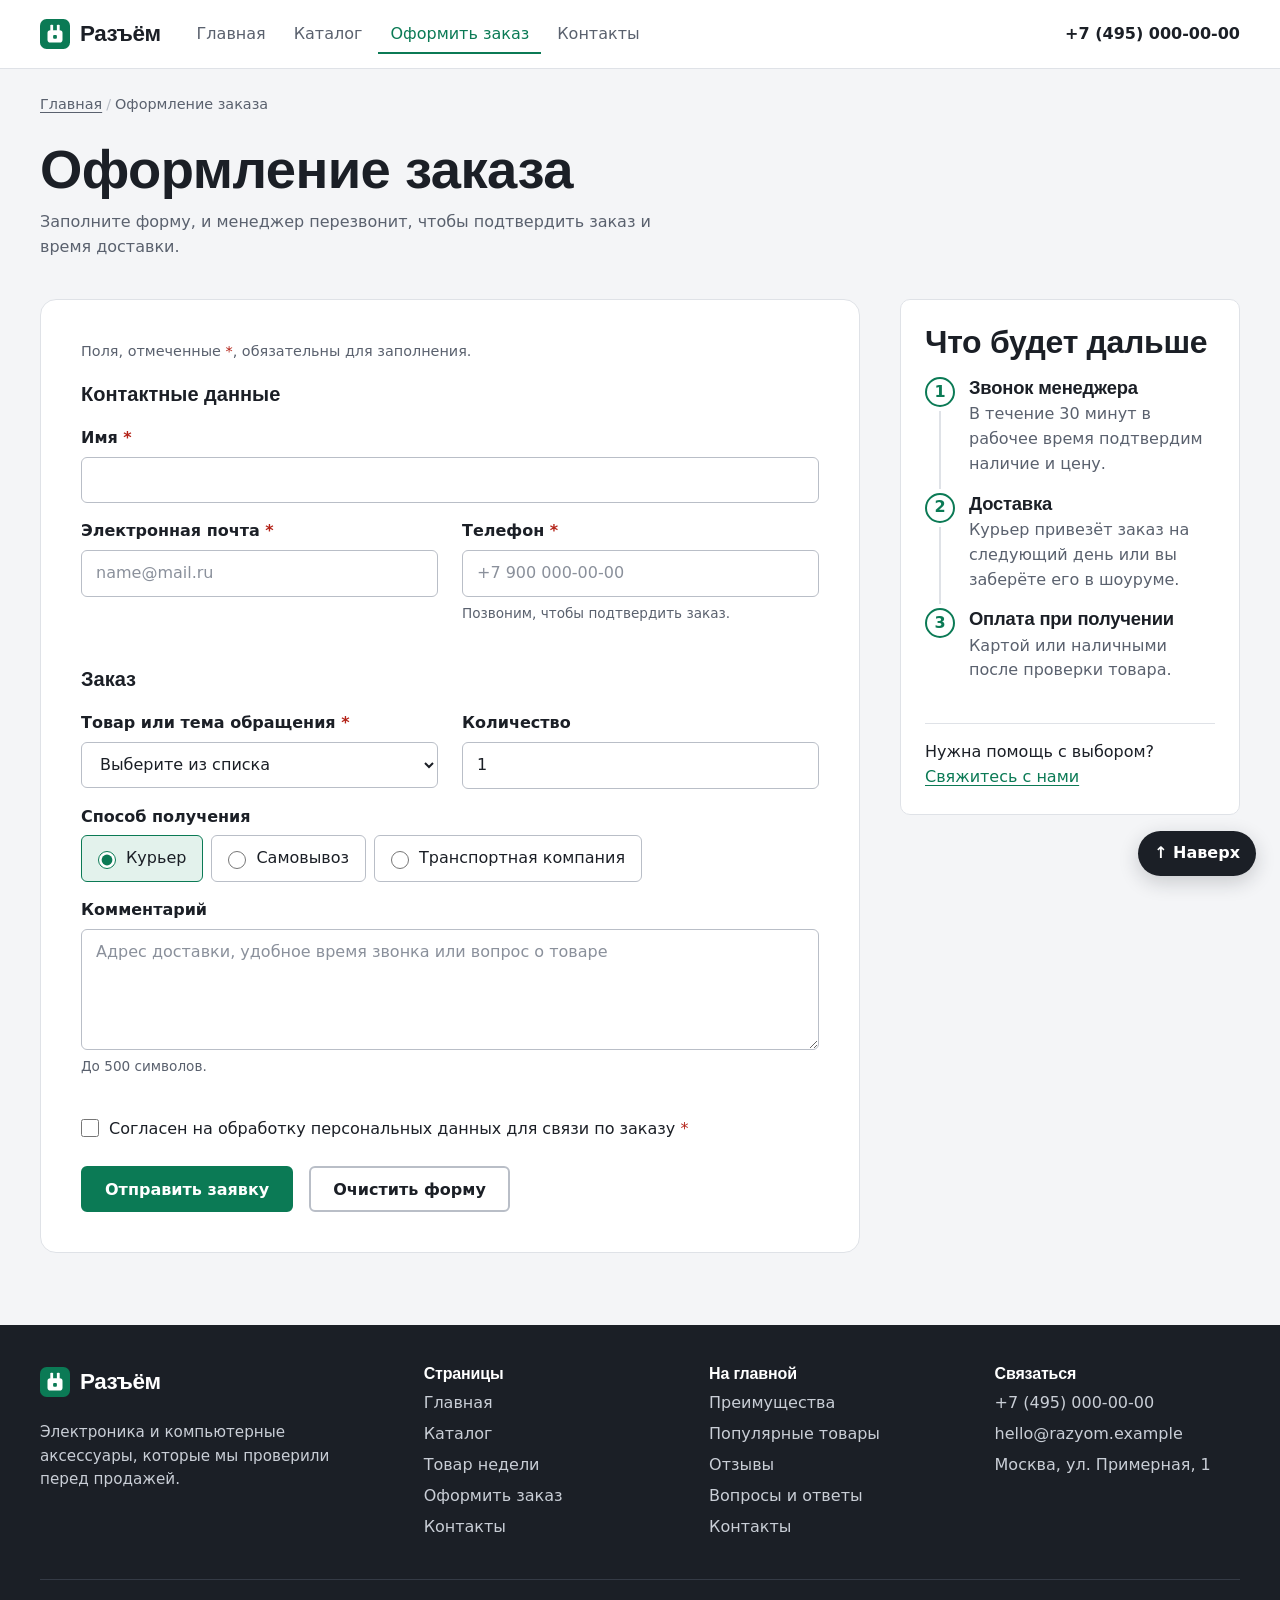
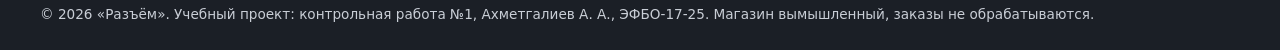
<file: order.html>
<!DOCTYPE html>
<html lang="ru">
<head>
  <meta charset="UTF-8">
  <meta name="viewport" content="width=device-width, initial-scale=1.0">
  <title>Оформление заказа — Разъём</title>
  <meta name="description" content="Форма заказа в магазине «Разъём»: выберите товар, способ получения и оставьте контакты для подтверждения.">
  <link rel="icon" href="images/logo.svg" type="image/svg+xml">
  <link rel="stylesheet" href="css/style.css">
  <script src="js/main.js" defer></script>
</head>
<body id="top">
  <a class="skip-link" href="#main">Перейти к содержимому</a>

  <header class="site-header">
    <div class="site-header__inner container">
      <a class="site-header__logo logo" href="index.html" aria-label="Разъём, на главную">
        <img class="logo__mark" src="images/logo.svg" alt="" width="30" height="30">
        <span class="logo__text">Разъём</span>
      </a>

      <nav class="site-nav" aria-label="Основное меню">
        <ul class="site-nav__list">
          <li class="site-nav__item"><a class="site-nav__link" href="index.html">Главная</a></li>
          <li class="site-nav__item"><a class="site-nav__link" href="catalog.html">Каталог</a></li>
          <li class="site-nav__item"><a class="site-nav__link site-nav__link--active" href="order.html" aria-current="page">Оформить заказ</a></li>
          <li class="site-nav__item"><a class="site-nav__link" href="contacts.html">Контакты</a></li>
        </ul>
      </nav>

      <a class="site-header__phone" href="tel:+74950000000">+7&nbsp;(495)&nbsp;000&#8209;00&#8209;00</a>
    </div>
  </header>

  <main id="main">
    <div class="container">
      <nav class="breadcrumbs" aria-label="Оформление заказа">
        <ol class="breadcrumbs__list">
          <li class="breadcrumbs__item"><a class="breadcrumbs__link" href="index.html">Главная</a></li>
          <li class="breadcrumbs__item" aria-current="page">Оформление заказа</li>
        </ol>
      </nav>

      <header class="page-header">
        <h1 class="page-header__title">Оформление заказа</h1>
        <p class="page-header__lead">Заполните форму, и менеджер перезвонит, чтобы подтвердить заказ и время доставки.</p>
      </header>

      <div class="order-layout">
        <section aria-labelledby="order-form-title">
          <h2 class="visually-hidden" id="order-form-title">Форма заказа</h2>
          <form class="order-form" id="order-form" method="post" data-success="order-success">
            <p class="order-form__note">Поля, отмеченные <span class="order-form__required" aria-hidden="true">*</span>, обязательны для заполнения.</p>

            <fieldset class="order-form__group">
              <legend class="order-form__legend">Контактные данные</legend>

              <div class="order-form__field order-form__field--wide">
                <label class="order-form__label" for="order-name">Имя <span class="order-form__required" aria-hidden="true">*</span></label>
                <input class="order-form__input" type="text" id="order-name" name="name" autocomplete="name" minlength="2" required>
              </div>

              <div class="order-form__field">
                <label class="order-form__label" for="order-email">Электронная почта <span class="order-form__required" aria-hidden="true">*</span></label>
                <input class="order-form__input" type="email" id="order-email" name="email" autocomplete="email" placeholder="name@mail.ru" required>
              </div>

              <div class="order-form__field">
                <label class="order-form__label" for="order-phone">Телефон <span class="order-form__required" aria-hidden="true">*</span></label>
                <input class="order-form__input" type="tel" id="order-phone" name="phone" autocomplete="tel" inputmode="tel" placeholder="+7 900 000-00-00" pattern="\+?[0-9\s\-\(\)]{10,18}" title="Введите номер из 10–11 цифр, например +7 900 000-00-00." required aria-describedby="order-phone-hint">
                <p class="order-form__hint" id="order-phone-hint">Позвоним, чтобы подтвердить заказ.</p>
              </div>
            </fieldset>

            <fieldset class="order-form__group">
              <legend class="order-form__legend">Заказ</legend>

              <div class="order-form__field">
                <label class="order-form__label" for="order-product">Товар или тема обращения <span class="order-form__required" aria-hidden="true">*</span></label>
                <select class="order-form__input" id="order-product" name="product" required>
                  <option value="">Выберите из списка</option>
                  <optgroup label="Товары">
                  <option value="sona-h7">Наушники Sona H7</option>
                  <option value="sona-go">Колонка Sona Go</option>
                  <option value="klavo-75">Клавиатура Klavo 75</option>
                  <option value="trek-m2">Мышь Trek M2</option>
                  <option value="lumo-2k">Веб-камера Lumo 2K (нет в наличии)</option>
                  <option value="vista-27">Монитор Vista 27 QHD</option>
                  <option value="cell-20000">Внешний аккумулятор Cell 20000</option>
                  <option value="gan-65">Зарядное устройство Volt GaN 65</option>
                  <option value="port-7">USB-C хаб Port 7 в 1</option>
                  </optgroup>
                  <optgroup label="Другое">
                    <option value="consultation">Консультация по выбору</option>
                    <option value="warranty">Гарантия и возврат</option>
                  </optgroup>
                </select>
              </div>

              <div class="order-form__field">
                <label class="order-form__label" for="order-quantity">Количество</label>
                <input class="order-form__input" type="number" id="order-quantity" name="quantity" min="1" max="10" value="1">
              </div>

              <div class="order-form__field order-form__field--wide">
                <span class="order-form__label" id="delivery-label">Способ получения</span>
                <div class="order-form__choices" role="radiogroup" aria-labelledby="delivery-label">
                  <label class="order-form__choice" for="delivery-courier">
                    <input type="radio" id="delivery-courier" name="delivery" value="courier" checked>
                    Курьер
                  </label>
                  <label class="order-form__choice" for="delivery-pickup">
                    <input type="radio" id="delivery-pickup" name="delivery" value="pickup">
                    Самовывоз
                  </label>
                  <label class="order-form__choice" for="delivery-transport">
                    <input type="radio" id="delivery-transport" name="delivery" value="transport">
                    Транспортная компания
                  </label>
                </div>
              </div>

              <div class="order-form__field order-form__field--wide">
                <label class="order-form__label" for="order-comment">Комментарий</label>
                <textarea class="order-form__input" id="order-comment" name="comment" rows="4" maxlength="500" placeholder="Адрес доставки, удобное время звонка или вопрос о товаре" aria-describedby="order-comment-hint"></textarea>
                <p class="order-form__hint" id="order-comment-hint">До 500 символов.</p>
              </div>
            </fieldset>

            <div class="order-form__field">
              <label class="order-form__checkbox" for="order-agreement">
                <input type="checkbox" id="order-agreement" name="agreement" required>
                <span>Согласен на обработку персональных данных для связи по заказу <span class="order-form__required" aria-hidden="true">*</span></span>
              </label>
            </div>

            <div class="order-form__actions">
              <button class="button" type="submit">Отправить заявку</button>
              <button class="button button--secondary" type="reset">Очистить форму</button>
            </div>
          </form>
        </section>

        <aside class="order-steps" aria-labelledby="order-steps-title">
          <h2 id="order-steps-title">Что будет дальше</h2>
          <ol class="order-steps__list">
            <li class="order-steps__item">
              <h3>Звонок менеджера</h3>
              <p class="order-steps__text">В течение 30 минут в рабочее время подтвердим наличие и цену.</p>
            </li>
            <li class="order-steps__item">
              <h3>Доставка</h3>
              <p class="order-steps__text">Курьер привезёт заказ на следующий день или вы заберёте его в шоуруме.</p>
            </li>
            <li class="order-steps__item">
              <h3>Оплата при получении</h3>
              <p class="order-steps__text">Картой или наличными после проверки товара.</p>
            </li>
          </ol>
          <p class="order-steps__help">Нужна помощь с выбором? <a href="contacts.html">Свяжитесь с нами</a></p>
        </aside>
      </div>
    </div>
  </main>

  <footer class="site-footer">
    <div class="site-footer__inner container">
      <div class="site-footer__brand">
        <a class="logo" href="index.html" aria-label="Разъём, на главную">
          <img class="logo__mark" src="images/logo.svg" alt="" width="30" height="30">
          <span class="logo__text">Разъём</span>
        </a>
        <p class="site-footer__about">Электроника и компьютерные аксессуары, которые мы проверили перед продажей.</p>
      </div>

      <nav class="site-footer__nav" aria-label="Страницы сайта">
        <h2 class="site-footer__title">Страницы</h2>
        <ul class="site-footer__list">
          <li><a class="site-footer__link" href="index.html">Главная</a></li>
          <li><a class="site-footer__link" href="catalog.html">Каталог</a></li>
          <li><a class="site-footer__link" href="product.html">Товар недели</a></li>
          <li><a class="site-footer__link" href="order.html">Оформить заказ</a></li>
          <li><a class="site-footer__link" href="contacts.html">Контакты</a></li>
        </ul>
      </nav>

      <nav class="site-footer__nav" aria-label="Разделы главной страницы">
        <h2 class="site-footer__title">На главной</h2>
        <ul class="site-footer__list">
          <li><a class="site-footer__link" href="index.html#advantages">Преимущества</a></li>
          <li><a class="site-footer__link" href="index.html#popular">Популярные товары</a></li>
          <li><a class="site-footer__link" href="index.html#reviews">Отзывы</a></li>
          <li><a class="site-footer__link" href="index.html#faq">Вопросы и ответы</a></li>
          <li><a class="site-footer__link" href="index.html#contacts">Контакты</a></li>
        </ul>
      </nav>

      <div>
        <h2 class="site-footer__title">Связаться</h2>
        <address class="site-footer__address">
          <a href="tel:+74950000000">+7&nbsp;(495)&nbsp;000&#8209;00&#8209;00</a>
          <a href="mailto:hello@razyom.example">hello@razyom.example</a>
          <span>Москва, ул. Примерная, 1</span>
        </address>
      </div>
    </div>

    <div class="site-footer__bottom container">
      <p>© 2026 «Разъём». Учебный проект: контрольная работа №1, Ахметгалиев А. А., ЭФБО-17-25. Магазин вымышленный, заказы не обрабатываются.</p>
    </div>
  </footer>

  <a class="to-top" href="#top">↑ Наверх</a>

  <dialog class="modal" id="order-success" aria-labelledby="order-success-title">
    <div class="modal__inner">
      <button class="modal__close" type="button" data-dialog-close aria-label="Закрыть окно">×</button>
      <p class="modal__icon" aria-hidden="true">✓</p>
      <h2 class="modal__title" id="order-success-title">Заявка принята</h2>
      <p class="modal__text">Это учебный проект: данные проверены в браузере, но никуда не отправлены и не сохранены.</p>
      <div class="button-group">
        <button class="button" type="button" data-dialog-close>Понятно</button>
        <a class="button button--secondary" href="catalog.html">Вернуться в каталог</a>
      </div>
    </div>
  </dialog>
</body>
</html>
</file>
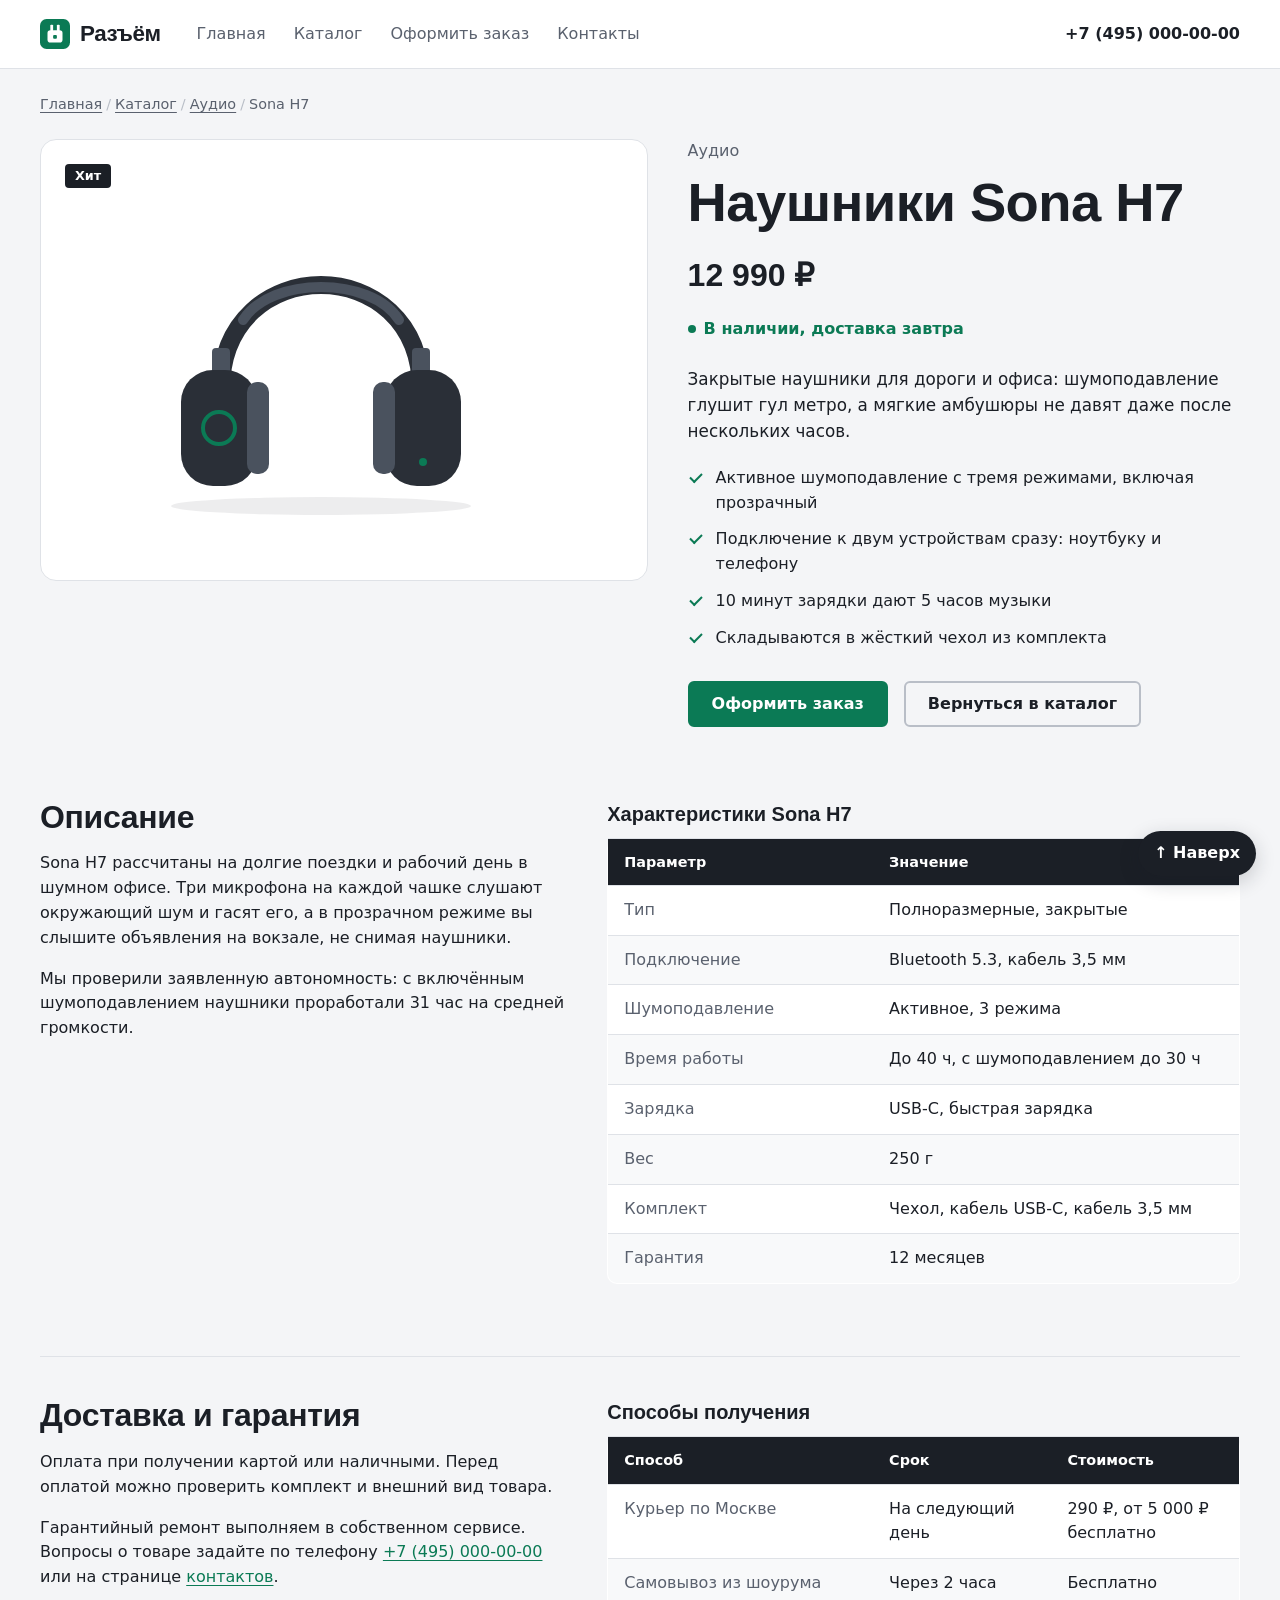
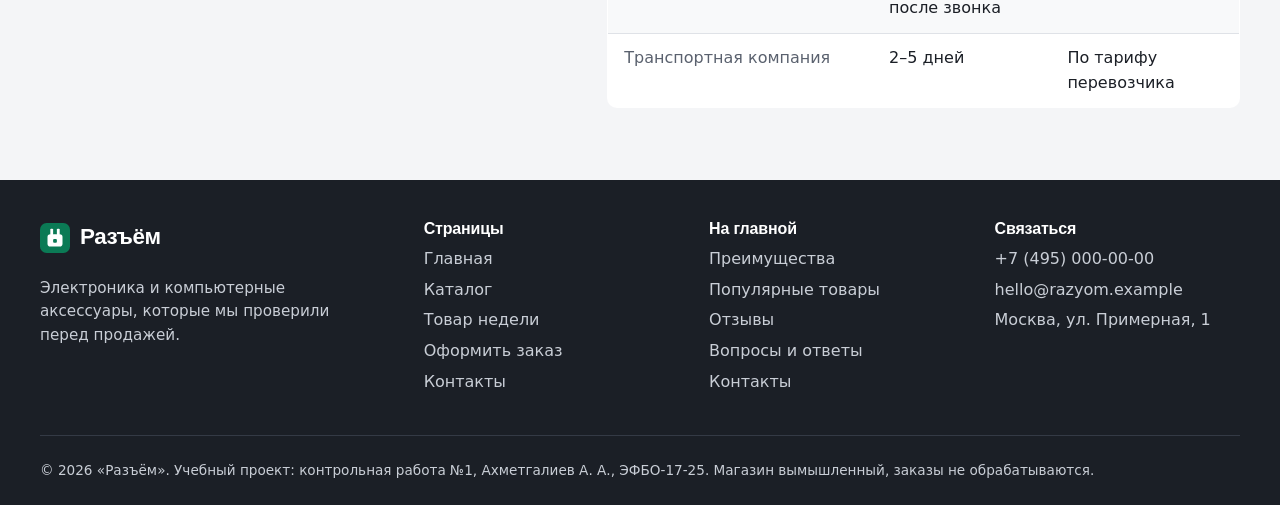
<file: product.html>
<!DOCTYPE html>
<html lang="ru">
<head>
  <meta charset="UTF-8">
  <meta name="viewport" content="width=device-width, initial-scale=1.0">
  <title>Карточка товара — Разъём</title>
  <meta name="description" content="Подробное описание, характеристики и цена товара в магазине электроники «Разъём». Оформите заказ с доставкой на следующий день.">
  <link rel="icon" href="images/logo.svg" type="image/svg+xml">
  <link rel="stylesheet" href="css/style.css">
  <script src="js/main.js" defer></script>
</head>
<body id="top">
  <header class="site-header">
    <div class="site-header__inner container">
      <a class="site-header__logo logo" href="index.html" aria-label="Разъём, на главную">
        <img class="logo__mark" src="images/logo.svg" alt="" width="30" height="30">
        <span class="logo__text">Разъём</span>
      </a>

      <nav class="site-nav" aria-label="Основное меню">
        <ul class="site-nav__list">
          <li class="site-nav__item"><a class="site-nav__link" href="index.html">Главная</a></li>
          <li class="site-nav__item"><a class="site-nav__link" href="catalog.html">Каталог</a></li>
          <li class="site-nav__item"><a class="site-nav__link" href="order.html">Оформить заказ</a></li>
          <li class="site-nav__item"><a class="site-nav__link" href="contacts.html">Контакты</a></li>
        </ul>
      </nav>

      <a class="site-header__phone" href="tel:+74950000000">+7&nbsp;(495)&nbsp;000&#8209;00&#8209;00</a>
    </div>
  </header>

  <main id="main">
    <div class="product-page container">
      <!--
        Все товары каталога размещены на одной странице.
        CSS показывает тот, чей id указан после # в адресе (псевдокласс :target),
        например product.html#klavo-75. Без якоря показывается первый товар.
      -->
      <article class="product-detail product-detail--default" id="sona-h7" aria-labelledby="sona-h7-title">
      <nav class="breadcrumbs" aria-label="Sona H7">
        <ol class="breadcrumbs__list">
          <li class="breadcrumbs__item"><a class="breadcrumbs__link" href="index.html">Главная</a></li>
          <li class="breadcrumbs__item"><a class="breadcrumbs__link" href="catalog.html">Каталог</a></li>
          <li class="breadcrumbs__item"><a class="breadcrumbs__link" href="catalog.html">Аудио</a></li>
          <li class="breadcrumbs__item" aria-current="page">Sona H7</li>
        </ol>
      </nav>

        <div class="product-detail__top">
          <div class="product-detail__gallery">
            <span class="product-card__badge product-card__badge--hit">Хит</span>
            <img src="images/headphones.svg" alt="Полноразмерные наушники Sona H7 графитового цвета" width="480" height="360">
          </div>

          <div class="product-detail__summary">
            <p class="product-detail__category">Аудио</p>
            <h1 id="sona-h7-title">Наушники Sona H7</h1>
            <p class="product-detail__price">12&nbsp;990&nbsp;₽</p>
            <p class="product-detail__stock">В наличии, доставка завтра</p>
            <p class="product-detail__lead">Закрытые наушники для дороги и офиса: шумоподавление глушит гул метро, а мягкие амбушюры не давят даже после нескольких часов.</p>
            <ul class="product-detail__features">
              <li class="product-detail__feature">Активное шумоподавление с тремя режимами, включая прозрачный</li>
              <li class="product-detail__feature">Подключение к двум устройствам сразу: ноутбуку и телефону</li>
              <li class="product-detail__feature">10 минут зарядки дают 5 часов музыки</li>
              <li class="product-detail__feature">Складываются в жёсткий чехол из комплекта</li>
            </ul>
            <div class="button-group">
              <a class="button" href="order.html">Оформить заказ</a>
              <a class="button button--secondary" href="catalog.html">Вернуться в каталог</a>
            </div>
          </div>
        </div>

        <div class="product-detail__info">
          <section class="product-detail__description" aria-labelledby="sona-h7-about sona-h7-title">
            <h2 id="sona-h7-about">Описание</h2>
            <p>Sona H7 рассчитаны на долгие поездки и рабочий день в шумном офисе. Три микрофона на каждой чашке слушают окружающий шум и гасят его, а в прозрачном режиме вы слышите объявления на вокзале, не снимая наушники.</p>
            <p>Мы проверили заявленную автономность: с включённым шумоподавлением наушники проработали 31 час на средней громкости.</p>
          </section>

          <table class="spec-table">
            <caption class="spec-table__caption">Характеристики Sona H7</caption>
            <thead>
              <tr>
                <th scope="col">Параметр</th>
                <th scope="col">Значение</th>
              </tr>
            </thead>
            <tbody>
                <tr>
                  <th scope="row">Тип</th>
                  <td>Полноразмерные, закрытые</td>
                </tr>
                <tr>
                  <th scope="row">Подключение</th>
                  <td>Bluetooth 5.3, кабель 3,5 мм</td>
                </tr>
                <tr>
                  <th scope="row">Шумоподавление</th>
                  <td>Активное, 3 режима</td>
                </tr>
                <tr>
                  <th scope="row">Время работы</th>
                  <td>До 40 ч, с шумоподавлением до 30 ч</td>
                </tr>
                <tr>
                  <th scope="row">Зарядка</th>
                  <td>USB-C, быстрая зарядка</td>
                </tr>
                <tr>
                  <th scope="row">Вес</th>
                  <td>250 г</td>
                </tr>
                <tr>
                  <th scope="row">Комплект</th>
                  <td>Чехол, кабель USB-C, кабель 3,5 мм</td>
                </tr>
                <tr>
                  <th scope="row">Гарантия</th>
                  <td>12 месяцев</td>
                </tr>
            </tbody>
          </table>
        </div>
        <a class="to-top" href="#sona-h7">↑ Наверх</a>
      </article>

      <article class="product-detail" id="sona-go" aria-labelledby="sona-go-title">
      <nav class="breadcrumbs" aria-label="Sona Go">
        <ol class="breadcrumbs__list">
          <li class="breadcrumbs__item"><a class="breadcrumbs__link" href="index.html">Главная</a></li>
          <li class="breadcrumbs__item"><a class="breadcrumbs__link" href="catalog.html">Каталог</a></li>
          <li class="breadcrumbs__item"><a class="breadcrumbs__link" href="catalog.html">Аудио</a></li>
          <li class="breadcrumbs__item" aria-current="page">Sona Go</li>
        </ol>
      </nav>

        <div class="product-detail__top">
          <div class="product-detail__gallery">
            <span class="product-card__badge product-card__badge--sale">Скидка</span>
            <img src="images/speaker.svg" alt="Портативная колонка Sona Go с ремешком" width="480" height="360">
          </div>

          <div class="product-detail__summary">
            <p class="product-detail__category">Аудио</p>
            <h1 id="sona-go-title">Колонка Sona Go</h1>
            <p class="product-detail__price product-detail__price--sale">5&nbsp;490&nbsp;₽ <s class="product-detail__old-price"><span class="visually-hidden">Старая цена: </span>6&nbsp;990&nbsp;₽</s></p>
            <p class="product-detail__stock">В наличии, доставка завтра</p>
            <p class="product-detail__lead">Колонка, которую не страшно взять на пляж: выдерживает погружение в воду и падение со стола.</p>
            <ul class="product-detail__features">
              <li class="product-detail__feature">Защита IP67 от воды и пыли</li>
              <li class="product-detail__feature">До 16 часов работы</li>
              <li class="product-detail__feature">Две колонки объединяются в стереопару</li>
              <li class="product-detail__feature">Ремешок крепится к рулю или лямке рюкзака</li>
            </ul>
            <div class="button-group">
              <a class="button" href="order.html">Оформить заказ</a>
              <a class="button button--secondary" href="catalog.html">Вернуться в каталог</a>
            </div>
          </div>
        </div>

        <div class="product-detail__info">
          <section class="product-detail__description" aria-labelledby="sona-go-about sona-go-title">
            <h2 id="sona-go-about">Описание</h2>
            <p>Sona Go весит чуть больше полкилограмма и звучит громче, чем ожидаешь от такого размера. Корпус покрыт мягким пластиком, который не скользит по столу и не боится царапин.</p>
            <p>Скидка действует до конца месяца или пока товар есть на складе.</p>
          </section>

          <table class="spec-table">
            <caption class="spec-table__caption">Характеристики Sona Go</caption>
            <thead>
              <tr>
                <th scope="col">Параметр</th>
                <th scope="col">Значение</th>
              </tr>
            </thead>
            <tbody>
                <tr>
                  <th scope="row">Мощность</th>
                  <td>20 Вт</td>
                </tr>
                <tr>
                  <th scope="row">Частотный диапазон</th>
                  <td>60 Гц – 20 кГц</td>
                </tr>
                <tr>
                  <th scope="row">Защита</th>
                  <td>IP67</td>
                </tr>
                <tr>
                  <th scope="row">Время работы</th>
                  <td>До 16 ч</td>
                </tr>
                <tr>
                  <th scope="row">Подключение</th>
                  <td>Bluetooth 5.3</td>
                </tr>
                <tr>
                  <th scope="row">Вес</th>
                  <td>540 г</td>
                </tr>
                <tr>
                  <th scope="row">Гарантия</th>
                  <td>12 месяцев</td>
                </tr>
            </tbody>
          </table>
        </div>
        <a class="to-top" href="#sona-go">↑ Наверх</a>
      </article>

      <article class="product-detail" id="klavo-75" aria-labelledby="klavo-75-title">
      <nav class="breadcrumbs" aria-label="Klavo 75">
        <ol class="breadcrumbs__list">
          <li class="breadcrumbs__item"><a class="breadcrumbs__link" href="index.html">Главная</a></li>
          <li class="breadcrumbs__item"><a class="breadcrumbs__link" href="catalog.html">Каталог</a></li>
          <li class="breadcrumbs__item"><a class="breadcrumbs__link" href="catalog.html">Периферия</a></li>
          <li class="breadcrumbs__item" aria-current="page">Klavo 75</li>
        </ol>
      </nav>

        <div class="product-detail__top">
          <div class="product-detail__gallery">
            <span class="product-card__badge product-card__badge--new">Новинка</span>
            <img src="images/keyboard.svg" alt="Механическая клавиатура Klavo 75 в тёмном корпусе" width="480" height="360">
          </div>

          <div class="product-detail__summary">
            <p class="product-detail__category">Периферия</p>
            <h1 id="klavo-75-title">Клавиатура Klavo 75</h1>
            <p class="product-detail__price">8&nbsp;990&nbsp;₽</p>
            <p class="product-detail__stock">В наличии, доставка завтра</p>
            <p class="product-detail__lead">Компактная механика без цифрового блока: на столе остаётся место для мыши, а стрелки и ряд F-клавиш на своих местах.</p>
            <ul class="product-detail__features">
              <li class="product-detail__feature">Переключатели меняются без пайки</li>
              <li class="product-detail__feature">Три способа подключения: кабель, Bluetooth и радиоканал</li>
              <li class="product-detail__feature">Русские и английские буквы нанесены гравировкой</li>
              <li class="product-detail__feature">Регулируемая белая подсветка</li>
            </ul>
            <div class="button-group">
              <a class="button" href="order.html">Оформить заказ</a>
              <a class="button button--secondary" href="catalog.html">Вернуться в каталог</a>
            </div>
          </div>
        </div>

        <div class="product-detail__info">
          <section class="product-detail__description" aria-labelledby="klavo-75-about klavo-75-title">
            <h2 id="klavo-75-about">Описание</h2>
            <p>Klavo 75 подойдёт и для работы с текстом, и для игр. Линейные переключатели нажимаются плавно и тихо, а если захочется другой отклик, их можно заменить за пару минут прямо из коробки.</p>
            <p>Клавиатура запоминает до трёх устройств и переключается между ними сочетанием клавиш.</p>
          </section>

          <table class="spec-table">
            <caption class="spec-table__caption">Характеристики Klavo 75</caption>
            <thead>
              <tr>
                <th scope="col">Параметр</th>
                <th scope="col">Значение</th>
              </tr>
            </thead>
            <tbody>
                <tr>
                  <th scope="row">Формат</th>
                  <td>75%, 84 клавиши</td>
                </tr>
                <tr>
                  <th scope="row">Переключатели</th>
                  <td>Линейные, горячая замена</td>
                </tr>
                <tr>
                  <th scope="row">Подключение</th>
                  <td>USB-C, Bluetooth 5.1, радиоканал 2,4 ГГц</td>
                </tr>
                <tr>
                  <th scope="row">Аккумулятор</th>
                  <td>4000 мА·ч</td>
                </tr>
                <tr>
                  <th scope="row">Раскладка</th>
                  <td>Русская и английская</td>
                </tr>
                <tr>
                  <th scope="row">Вес</th>
                  <td>820 г</td>
                </tr>
                <tr>
                  <th scope="row">Гарантия</th>
                  <td>12 месяцев</td>
                </tr>
            </tbody>
          </table>
        </div>
        <a class="to-top" href="#klavo-75">↑ Наверх</a>
      </article>

      <article class="product-detail" id="trek-m2" aria-labelledby="trek-m2-title">
      <nav class="breadcrumbs" aria-label="Trek M2">
        <ol class="breadcrumbs__list">
          <li class="breadcrumbs__item"><a class="breadcrumbs__link" href="index.html">Главная</a></li>
          <li class="breadcrumbs__item"><a class="breadcrumbs__link" href="catalog.html">Каталог</a></li>
          <li class="breadcrumbs__item"><a class="breadcrumbs__link" href="catalog.html">Периферия</a></li>
          <li class="breadcrumbs__item" aria-current="page">Trek M2</li>
        </ol>
      </nav>

        <div class="product-detail__top">
          <div class="product-detail__gallery">
            <img src="images/mouse.svg" alt="Беспроводная мышь Trek M2 чёрного цвета" width="480" height="360">
          </div>

          <div class="product-detail__summary">
            <p class="product-detail__category">Периферия</p>
            <h1 id="trek-m2-title">Мышь Trek M2</h1>
            <p class="product-detail__price">3&nbsp;290&nbsp;₽</p>
            <p class="product-detail__stock">В наличии, доставка завтра</p>
            <p class="product-detail__lead">Мышь для долгой работы: симметричная форма подходит для любой руки, а тихие кнопки не мешают соседям по офису.</p>
            <ul class="product-detail__features">
              <li class="product-detail__feature">Вес 62 г: рука не устаёт к вечеру</li>
              <li class="product-detail__feature">Тихие основные кнопки</li>
              <li class="product-detail__feature">До 70 часов от одной зарядки</li>
              <li class="product-detail__feature">Точный датчик до 26 000 DPI</li>
            </ul>
            <div class="button-group">
              <a class="button" href="order.html">Оформить заказ</a>
              <a class="button button--secondary" href="catalog.html">Вернуться в каталог</a>
            </div>
          </div>
        </div>

        <div class="product-detail__info">
          <section class="product-detail__description" aria-labelledby="trek-m2-about trek-m2-title">
            <h2 id="trek-m2-about">Описание</h2>
            <p>Trek M2 работает через комплектный радиоприёмник или по Bluetooth. Две боковые кнопки можно настроить на «назад» и «вперёд» в браузере.</p>
            <p>Колёсико с чёткими шагами помогает листать длинные таблицы без промахов.</p>
          </section>

          <table class="spec-table">
            <caption class="spec-table__caption">Характеристики Trek M2</caption>
            <thead>
              <tr>
                <th scope="col">Параметр</th>
                <th scope="col">Значение</th>
              </tr>
            </thead>
            <tbody>
                <tr>
                  <th scope="row">Датчик</th>
                  <td>Оптический, до 26 000 DPI</td>
                </tr>
                <tr>
                  <th scope="row">Подключение</th>
                  <td>Радиоканал 2,4 ГГц, Bluetooth 5.0</td>
                </tr>
                <tr>
                  <th scope="row">Кнопки</th>
                  <td>6, основные — тихие</td>
                </tr>
                <tr>
                  <th scope="row">Время работы</th>
                  <td>До 70 ч</td>
                </tr>
                <tr>
                  <th scope="row">Зарядка</th>
                  <td>USB-C</td>
                </tr>
                <tr>
                  <th scope="row">Вес</th>
                  <td>62 г</td>
                </tr>
                <tr>
                  <th scope="row">Гарантия</th>
                  <td>12 месяцев</td>
                </tr>
            </tbody>
          </table>
        </div>
        <a class="to-top" href="#trek-m2">↑ Наверх</a>
      </article>

      <article class="product-detail" id="lumo-2k" aria-labelledby="lumo-2k-title">
      <nav class="breadcrumbs" aria-label="Lumo 2K">
        <ol class="breadcrumbs__list">
          <li class="breadcrumbs__item"><a class="breadcrumbs__link" href="index.html">Главная</a></li>
          <li class="breadcrumbs__item"><a class="breadcrumbs__link" href="catalog.html">Каталог</a></li>
          <li class="breadcrumbs__item"><a class="breadcrumbs__link" href="catalog.html">Периферия</a></li>
          <li class="breadcrumbs__item" aria-current="page">Lumo 2K</li>
        </ol>
      </nav>

        <div class="product-detail__top">
          <div class="product-detail__gallery">
            <span class="product-card__badge product-card__badge--out">Нет в наличии</span>
            <img src="images/webcam.svg" alt="Веб-камера Lumo 2K на креплении для монитора" width="480" height="360">
          </div>

          <div class="product-detail__summary">
            <p class="product-detail__category">Периферия</p>
            <h1 id="lumo-2k-title">Веб-камера Lumo 2K</h1>
            <p class="product-detail__price">4&nbsp;790&nbsp;₽</p>
            <p class="product-detail__stock product-detail__stock--out">Нет в наличии</p>
            <p class="product-detail__lead">Чёткая картинка на созвонах даже в полутёмной комнате. Шторка закрывает объектив, когда камера не нужна.</p>
            <ul class="product-detail__features">
              <li class="product-detail__feature">Разрешение 2560×1440 при 30 кадрах в секунду</li>
              <li class="product-detail__feature">Автофокус и коррекция освещения</li>
              <li class="product-detail__feature">Два микрофона с шумоподавлением</li>
              <li class="product-detail__feature">Механическая шторка объектива</li>
            </ul>
            <div class="button-group">
              <button class="button" type="button" disabled>Нет в наличии</button>
              <a class="button button--secondary" href="order.html">Сообщить о поступлении</a>
            </div>
            <p class="product-detail__note">Ожидаем поставку в течение месяца.</p>
          </div>
        </div>

        <div class="product-detail__info">
          <section class="product-detail__description" aria-labelledby="lumo-2k-about lumo-2k-title">
            <h2 id="lumo-2k-about">Описание</h2>
            <p>Lumo 2K крепится на монитор или ноутбук и не требует драйверов: достаточно подключить кабель.</p>
            <p>Камеры сейчас нет на складе. Оставьте заявку с темой «Lumo 2K», и мы сообщим, когда она поступит.</p>
          </section>

          <table class="spec-table">
            <caption class="spec-table__caption">Характеристики Lumo 2K</caption>
            <thead>
              <tr>
                <th scope="col">Параметр</th>
                <th scope="col">Значение</th>
              </tr>
            </thead>
            <tbody>
                <tr>
                  <th scope="row">Разрешение</th>
                  <td>2560 × 1440, 30 кадров/с</td>
                </tr>
                <tr>
                  <th scope="row">Угол обзора</th>
                  <td>90°</td>
                </tr>
                <tr>
                  <th scope="row">Фокус</th>
                  <td>Автоматический</td>
                </tr>
                <tr>
                  <th scope="row">Микрофоны</th>
                  <td>2, стерео</td>
                </tr>
                <tr>
                  <th scope="row">Подключение</th>
                  <td>USB-C, кабель 1,5 м</td>
                </tr>
                <tr>
                  <th scope="row">Крепление</th>
                  <td>На монитор или штатив</td>
                </tr>
                <tr>
                  <th scope="row">Гарантия</th>
                  <td>12 месяцев</td>
                </tr>
            </tbody>
          </table>
        </div>
        <a class="to-top" href="#lumo-2k">↑ Наверх</a>
      </article>

      <article class="product-detail" id="vista-27" aria-labelledby="vista-27-title">
      <nav class="breadcrumbs" aria-label="Vista 27">
        <ol class="breadcrumbs__list">
          <li class="breadcrumbs__item"><a class="breadcrumbs__link" href="index.html">Главная</a></li>
          <li class="breadcrumbs__item"><a class="breadcrumbs__link" href="catalog.html">Каталог</a></li>
          <li class="breadcrumbs__item"><a class="breadcrumbs__link" href="catalog.html">Мониторы</a></li>
          <li class="breadcrumbs__item" aria-current="page">Vista 27</li>
        </ol>
      </nav>

        <div class="product-detail__top">
          <div class="product-detail__gallery">
            <span class="product-card__badge product-card__badge--hit">Хит</span>
            <img src="images/monitor.svg" alt="Монитор Vista 27 QHD на подставке" width="480" height="360">
          </div>

          <div class="product-detail__summary">
            <p class="product-detail__category">Мониторы</p>
            <h1 id="vista-27-title">Монитор Vista 27 QHD</h1>
            <p class="product-detail__price">24&nbsp;990&nbsp;₽</p>
            <p class="product-detail__stock">В наличии, доставка завтра</p>
            <p class="product-detail__lead">Один кабель USB-C передаёт изображение и заряжает ноутбук, поэтому на столе меньше проводов.</p>
            <ul class="product-detail__features">
              <li class="product-detail__feature">IPS-матрица 2560×1440 с частотой 165 Гц</li>
              <li class="product-detail__feature">USB-C с зарядкой ноутбука до 65 Вт</li>
              <li class="product-detail__feature">Подставка регулируется по высоте и наклону</li>
              <li class="product-detail__feature">Охват цветового пространства sRGB 99%</li>
            </ul>
            <div class="button-group">
              <a class="button" href="order.html">Оформить заказ</a>
              <a class="button button--secondary" href="catalog.html">Вернуться в каталог</a>
            </div>
          </div>
        </div>

        <div class="product-detail__info">
          <section class="product-detail__description" aria-labelledby="vista-27-about vista-27-title">
            <h2 id="vista-27-about">Описание</h2>
            <p>Vista 27 одинаково хорош для таблиц, монтажа и игр. Разрешение QHD на 27 дюймах даёт чёткий текст без масштабирования.</p>
            <p>В комплекте кабели USB-C и HDMI, так что подключить его можно сразу после распаковки.</p>
          </section>

          <table class="spec-table">
            <caption class="spec-table__caption">Характеристики Vista 27</caption>
            <thead>
              <tr>
                <th scope="col">Параметр</th>
                <th scope="col">Значение</th>
              </tr>
            </thead>
            <tbody>
                <tr>
                  <th scope="row">Диагональ</th>
                  <td>27″</td>
                </tr>
                <tr>
                  <th scope="row">Матрица</th>
                  <td>IPS, 2560 × 1440</td>
                </tr>
                <tr>
                  <th scope="row">Частота обновления</th>
                  <td>165 Гц</td>
                </tr>
                <tr>
                  <th scope="row">Время отклика</th>
                  <td>1 мс</td>
                </tr>
                <tr>
                  <th scope="row">Разъёмы</th>
                  <td>USB-C (65 Вт), 2 × HDMI 2.0, DisplayPort 1.4</td>
                </tr>
                <tr>
                  <th scope="row">Подставка</th>
                  <td>Высота, наклон, поворот</td>
                </tr>
                <tr>
                  <th scope="row">Гарантия</th>
                  <td>24 месяца</td>
                </tr>
            </tbody>
          </table>
        </div>
        <a class="to-top" href="#vista-27">↑ Наверх</a>
      </article>

      <article class="product-detail" id="cell-20000" aria-labelledby="cell-20000-title">
      <nav class="breadcrumbs" aria-label="Cell 20000">
        <ol class="breadcrumbs__list">
          <li class="breadcrumbs__item"><a class="breadcrumbs__link" href="index.html">Главная</a></li>
          <li class="breadcrumbs__item"><a class="breadcrumbs__link" href="catalog.html">Каталог</a></li>
          <li class="breadcrumbs__item"><a class="breadcrumbs__link" href="catalog.html">Питание</a></li>
          <li class="breadcrumbs__item" aria-current="page">Cell 20000</li>
        </ol>
      </nav>

        <div class="product-detail__top">
          <div class="product-detail__gallery">
            <span class="product-card__badge product-card__badge--sale">Скидка</span>
            <img src="images/powerbank.svg" alt="Внешний аккумулятор Cell 20000 с индикатором заряда" width="480" height="360">
          </div>

          <div class="product-detail__summary">
            <p class="product-detail__category">Питание</p>
            <h1 id="cell-20000-title">Внешний аккумулятор Cell 20000</h1>
            <p class="product-detail__price product-detail__price--sale">3&nbsp;990&nbsp;₽ <s class="product-detail__old-price"><span class="visually-hidden">Старая цена: </span>4&nbsp;990&nbsp;₽</s></p>
            <p class="product-detail__stock">В наличии, доставка завтра</p>
            <p class="product-detail__lead">Аккумулятор, который заряжает не только телефон, но и ноутбук с USB-C. Его можно брать в ручную кладь.</p>
            <ul class="product-detail__features">
              <li class="product-detail__feature">Ёмкость 20 000 мА·ч: 4 полных заряда смартфона</li>
              <li class="product-detail__feature">Мощность до 45 Вт на порту USB-C</li>
              <li class="product-detail__feature">Три устройства одновременно</li>
              <li class="product-detail__feature">Индикатор оставшегося заряда</li>
            </ul>
            <div class="button-group">
              <a class="button" href="order.html">Оформить заказ</a>
              <a class="button button--secondary" href="catalog.html">Вернуться в каталог</a>
            </div>
          </div>
        </div>

        <div class="product-detail__info">
          <section class="product-detail__description" aria-labelledby="cell-20000-about cell-20000-title">
            <h2 id="cell-20000-about">Описание</h2>
            <p>Cell 20000 сам заряжается примерно за два с половиной часа от адаптера на 45 Вт. Корпус покрыт матовым пластиком и не собирает отпечатки.</p>
            <p>Ёмкость 74 Вт·ч укладывается в правила авиакомпаний для ручной клади.</p>
          </section>

          <table class="spec-table">
            <caption class="spec-table__caption">Характеристики Cell 20000</caption>
            <thead>
              <tr>
                <th scope="col">Параметр</th>
                <th scope="col">Значение</th>
              </tr>
            </thead>
            <tbody>
                <tr>
                  <th scope="row">Ёмкость</th>
                  <td>20 000 мА·ч (74 Вт·ч)</td>
                </tr>
                <tr>
                  <th scope="row">Мощность</th>
                  <td>До 45 Вт</td>
                </tr>
                <tr>
                  <th scope="row">Порты</th>
                  <td>2 × USB-C, USB-A</td>
                </tr>
                <tr>
                  <th scope="row">Время зарядки</th>
                  <td>Около 2,5 ч</td>
                </tr>
                <tr>
                  <th scope="row">Вес</th>
                  <td>360 г</td>
                </tr>
                <tr>
                  <th scope="row">Гарантия</th>
                  <td>12 месяцев</td>
                </tr>
            </tbody>
          </table>
        </div>
        <a class="to-top" href="#cell-20000">↑ Наверх</a>
      </article>

      <article class="product-detail" id="gan-65" aria-labelledby="gan-65-title">
      <nav class="breadcrumbs" aria-label="Volt GaN 65">
        <ol class="breadcrumbs__list">
          <li class="breadcrumbs__item"><a class="breadcrumbs__link" href="index.html">Главная</a></li>
          <li class="breadcrumbs__item"><a class="breadcrumbs__link" href="catalog.html">Каталог</a></li>
          <li class="breadcrumbs__item"><a class="breadcrumbs__link" href="catalog.html">Питание</a></li>
          <li class="breadcrumbs__item" aria-current="page">Volt GaN 65</li>
        </ol>
      </nav>

        <div class="product-detail__top">
          <div class="product-detail__gallery">
            <span class="product-card__badge product-card__badge--new">Новинка</span>
            <img src="images/charger.svg" alt="Сетевое зарядное устройство Volt GaN 65 белого цвета" width="480" height="360">
          </div>

          <div class="product-detail__summary">
            <p class="product-detail__category">Питание</p>
            <h1 id="gan-65-title">Зарядное устройство Volt GaN 65</h1>
            <p class="product-detail__price">2&nbsp;790&nbsp;₽</p>
            <p class="product-detail__stock">В наличии, доставка завтра</p>
            <p class="product-detail__lead">Одна зарядка вместо трёх: ноутбук, телефон и наушники заряжаются одновременно от одной розетки.</p>
            <ul class="product-detail__features">
              <li class="product-detail__feature">Мощность 65 Вт на одном порту</li>
              <li class="product-detail__feature">Три порта: 2 × USB-C и USB-A</li>
              <li class="product-detail__feature">Нитрид галлия: в два раза меньше обычного блока</li>
              <li class="product-detail__feature">Защита от перегрева и короткого замыкания</li>
            </ul>
            <div class="button-group">
              <a class="button" href="order.html">Оформить заказ</a>
              <a class="button button--secondary" href="catalog.html">Вернуться в каталог</a>
            </div>
          </div>
        </div>

        <div class="product-detail__info">
          <section class="product-detail__description" aria-labelledby="gan-65-about gan-65-title">
            <h2 id="gan-65-about">Описание</h2>
            <p>Volt GaN 65 помещается в карман куртки. Если подключено несколько устройств, мощность распределяется автоматически.</p>
            <p>Подходит для большинства ноутбуков с зарядкой через USB-C.</p>
          </section>

          <table class="spec-table">
            <caption class="spec-table__caption">Характеристики Volt GaN 65</caption>
            <thead>
              <tr>
                <th scope="col">Параметр</th>
                <th scope="col">Значение</th>
              </tr>
            </thead>
            <tbody>
                <tr>
                  <th scope="row">Мощность</th>
                  <td>65 Вт максимум</td>
                </tr>
                <tr>
                  <th scope="row">Порты</th>
                  <td>2 × USB-C, USB-A</td>
                </tr>
                <tr>
                  <th scope="row">Технология</th>
                  <td>GaN (нитрид галлия)</td>
                </tr>
                <tr>
                  <th scope="row">Защита</th>
                  <td>От перегрева, перегрузки и замыкания</td>
                </tr>
                <tr>
                  <th scope="row">Размер</th>
                  <td>52 × 52 × 30 мм</td>
                </tr>
                <tr>
                  <th scope="row">Гарантия</th>
                  <td>12 месяцев</td>
                </tr>
            </tbody>
          </table>
        </div>
        <a class="to-top" href="#gan-65">↑ Наверх</a>
      </article>

      <article class="product-detail" id="port-7" aria-labelledby="port-7-title">
      <nav class="breadcrumbs" aria-label="Port 7">
        <ol class="breadcrumbs__list">
          <li class="breadcrumbs__item"><a class="breadcrumbs__link" href="index.html">Главная</a></li>
          <li class="breadcrumbs__item"><a class="breadcrumbs__link" href="catalog.html">Каталог</a></li>
          <li class="breadcrumbs__item"><a class="breadcrumbs__link" href="catalog.html">Периферия</a></li>
          <li class="breadcrumbs__item" aria-current="page">Port 7</li>
        </ol>
      </nav>

        <div class="product-detail__top">
          <div class="product-detail__gallery">
            <img src="images/hub.svg" alt="USB-C хаб Port 7 в 1 в алюминиевом корпусе" width="480" height="360">
          </div>

          <div class="product-detail__summary">
            <p class="product-detail__category">Периферия</p>
            <h1 id="port-7-title">USB-C хаб Port 7 в 1</h1>
            <p class="product-detail__price">3&nbsp;490&nbsp;₽</p>
            <p class="product-detail__stock">В наличии, доставка завтра</p>
            <p class="product-detail__lead">Превращает один порт USB-C ноутбука в рабочее место: монитор, флешки, карта памяти и зарядка через один кабель.</p>
            <ul class="product-detail__features">
              <li class="product-detail__feature">HDMI 4K при 60 Гц</li>
              <li class="product-detail__feature">Три порта USB-A 3.0</li>
              <li class="product-detail__feature">Кардридер SD и microSD</li>
              <li class="product-detail__feature">Проброс зарядки до 100 Вт</li>
            </ul>
            <div class="button-group">
              <a class="button" href="order.html">Оформить заказ</a>
              <a class="button button--secondary" href="catalog.html">Вернуться в каталог</a>
            </div>
          </div>
        </div>

        <div class="product-detail__info">
          <section class="product-detail__description" aria-labelledby="port-7-about port-7-title">
            <h2 id="port-7-about">Описание</h2>
            <p>Port 7 в алюминиевом корпусе отводит тепло и не нагревается при долгой работе. Кабель длиной 20 см не натягивается, если ноутбук стоит на подставке.</p>
            <p>Хаб работает без драйверов в Windows, macOS и Linux.</p>
          </section>

          <table class="spec-table">
            <caption class="spec-table__caption">Характеристики Port 7</caption>
            <thead>
              <tr>
                <th scope="col">Параметр</th>
                <th scope="col">Значение</th>
              </tr>
            </thead>
            <tbody>
                <tr>
                  <th scope="row">Видео</th>
                  <td>HDMI 4K, 60 Гц</td>
                </tr>
                <tr>
                  <th scope="row">USB</th>
                  <td>3 × USB-A 3.0</td>
                </tr>
                <tr>
                  <th scope="row">Карты памяти</th>
                  <td>SD, microSD</td>
                </tr>
                <tr>
                  <th scope="row">Зарядка</th>
                  <td>USB-C Power Delivery до 100 Вт</td>
                </tr>
                <tr>
                  <th scope="row">Корпус</th>
                  <td>Алюминий</td>
                </tr>
                <tr>
                  <th scope="row">Гарантия</th>
                  <td>12 месяцев</td>
                </tr>
            </tbody>
          </table>
        </div>
        <a class="to-top" href="#port-7">↑ Наверх</a>
      </article>

      <aside class="product-page__aside" aria-labelledby="delivery-title">
        <div>
          <h2 id="delivery-title">Доставка и гарантия</h2>
          <p>Оплата при получении картой или наличными. Перед оплатой можно проверить комплект и внешний вид товара.</p>
          <p>Гарантийный ремонт выполняем в собственном сервисе. Вопросы о товаре задайте по телефону <a href="tel:+74950000000">+7&nbsp;(495)&nbsp;000&#8209;00&#8209;00</a> или на странице <a href="contacts.html">контактов</a>.</p>
        </div>

        <table class="spec-table">
          <caption class="spec-table__caption">Способы получения</caption>
          <thead>
            <tr>
              <th scope="col">Способ</th>
              <th scope="col">Срок</th>
              <th scope="col">Стоимость</th>
            </tr>
          </thead>
          <tbody>
            <tr>
              <th scope="row">Курьер по Москве</th>
              <td>На следующий день</td>
              <td>290&nbsp;₽, от 5&nbsp;000&nbsp;₽ бесплатно</td>
            </tr>
            <tr>
              <th scope="row">Самовывоз из шоурума</th>
              <td>Через 2 часа после звонка</td>
              <td>Бесплатно</td>
            </tr>
            <tr>
              <th scope="row">Транспортная компания</th>
              <td>2–5 дней</td>
              <td>По тарифу перевозчика</td>
            </tr>
          </tbody>
        </table>
      </aside>
    </div>
  </main>

  <footer class="site-footer">
    <div class="site-footer__inner container">
      <div class="site-footer__brand">
        <a class="logo" href="index.html" aria-label="Разъём, на главную">
          <img class="logo__mark" src="images/logo.svg" alt="" width="30" height="30">
          <span class="logo__text">Разъём</span>
        </a>
        <p class="site-footer__about">Электроника и компьютерные аксессуары, которые мы проверили перед продажей.</p>
      </div>

      <nav class="site-footer__nav" aria-label="Страницы сайта">
        <h2 class="site-footer__title">Страницы</h2>
        <ul class="site-footer__list">
          <li><a class="site-footer__link" href="index.html">Главная</a></li>
          <li><a class="site-footer__link" href="catalog.html">Каталог</a></li>
          <li><a class="site-footer__link" href="product.html">Товар недели</a></li>
          <li><a class="site-footer__link" href="order.html">Оформить заказ</a></li>
          <li><a class="site-footer__link" href="contacts.html">Контакты</a></li>
        </ul>
      </nav>

      <nav class="site-footer__nav" aria-label="Разделы главной страницы">
        <h2 class="site-footer__title">На главной</h2>
        <ul class="site-footer__list">
          <li><a class="site-footer__link" href="index.html#advantages">Преимущества</a></li>
          <li><a class="site-footer__link" href="index.html#popular">Популярные товары</a></li>
          <li><a class="site-footer__link" href="index.html#reviews">Отзывы</a></li>
          <li><a class="site-footer__link" href="index.html#faq">Вопросы и ответы</a></li>
          <li><a class="site-footer__link" href="index.html#contacts">Контакты</a></li>
        </ul>
      </nav>

      <div>
        <h2 class="site-footer__title">Связаться</h2>
        <address class="site-footer__address">
          <a href="tel:+74950000000">+7&nbsp;(495)&nbsp;000&#8209;00&#8209;00</a>
          <a href="mailto:hello@razyom.example">hello@razyom.example</a>
          <span>Москва, ул. Примерная, 1</span>
        </address>
      </div>
    </div>

    <div class="site-footer__bottom container">
      <p>© 2026 «Разъём». Учебный проект: контрольная работа №1, Ахметгалиев А. А., ЭФБО-17-25. Магазин вымышленный, заказы не обрабатываются.</p>
    </div>
  </footer>

</body>
</html>
</file>
<file: css/style.css>
/* ---------- 1. Переменные ---------- */

:root {
  /* Цвета */
  --color-bg: #f4f5f7;
  --color-surface: #ffffff;
  --color-surface-muted: #eceff3;
  --color-text: #1b1f26;
  --color-text-muted: #5a616e;
  --color-border: #dfe2e7;
  --color-border-strong: #b9bec7;
  --color-primary: #0b7a55;
  --color-primary-dark: #075c40;
  --color-primary-light: #e3f2ec;
  --color-danger: #b42318;
  --color-danger-light: #fdecea;
  --color-white: #ffffff;

  /* Шрифты */
  --font-display: "Bahnschrift", "DIN Alternate", "Roboto Condensed", "Arial Narrow", sans-serif;
  --font-body: "Segoe UI", system-ui, -apple-system, Roboto, "Helvetica Neue", Arial, sans-serif;

  /* Отступы */
  --space-xs: 4px;
  --space-sm: 8px;
  --space-md: 16px;
  --space-lg: 24px;
  --space-xl: 40px;
  --space-2xl: 72px;

  /* Скругления: чем меньше элемент, тем меньше радиус */
  --radius-sm: 6px;
  --radius-md: 10px;
  --radius-lg: 16px;

  /* Размеры и слои */
  --container-width: 1200px;
  --header-height: 68px;
  --z-badge: 1;
  --z-header: 100;
  --z-to-top: 200;

  --transition: 0.18s ease;
}

/* ---------- 2. Базовые стили ---------- */

*,
*::before,
*::after {
  box-sizing: border-box;
}

html {
  scroll-behavior: smooth;
  /* Якорь не должен прятаться под липкой шапкой */
  scroll-padding-top: calc(var(--header-height) + var(--space-md));
}

body {
  margin: 0;
  font-family: var(--font-body);
  font-size: 16px;
  line-height: 1.55;
  color: var(--color-text);
  background-color: var(--color-bg);
}

h1,
h2,
h3 {
  margin: 0 0 var(--space-md);
  font-family: var(--font-display);
  font-weight: 600;
  line-height: 1.15;
  letter-spacing: -0.01em;
}

h1 {
  font-size: clamp(2rem, 1.4rem + 2.6vw, 3.4rem);
}

h2 {
  font-size: clamp(1.5rem, 1.25rem + 1vw, 2rem);
}

h3 {
  font-size: 1.15rem;
}

p {
  margin: 0 0 var(--space-md);
}

img {
  display: block;
  max-width: 100%;
  height: auto;
}

a {
  color: var(--color-primary);
  text-underline-offset: 3px;
}

a:hover {
  color: var(--color-primary-dark);
}

/* Единый видимый фокус для всех интерактивных элементов */
a:focus-visible,
button:focus-visible,
summary:focus-visible,
input:focus-visible,
select:focus-visible,
textarea:focus-visible {
  outline: 3px solid var(--color-primary);
  outline-offset: 3px;
}

.visually-hidden {
  position: absolute;
  width: 1px;
  height: 1px;
  overflow: hidden;
  clip: rect(0 0 0 0);
  white-space: nowrap;
}

.skip-link {
  position: absolute;
  top: var(--space-sm);
  left: var(--space-sm);
  z-index: calc(var(--z-header) + 1);
  padding: var(--space-sm) var(--space-md);
  color: var(--color-white);
  background-color: var(--color-text);
  border-radius: var(--radius-sm);
  transform: translateY(-200%);
}

.skip-link:focus-visible {
  color: var(--color-white);
  transform: none;
}

/* ---------- 3. Общие компоненты ---------- */

.container {
  width: min(100% - 2 * var(--space-lg), var(--container-width));
  margin-inline: auto;
}

.section {
  padding-block: var(--space-2xl) 0;
}

.section__header {
  display: flex;
  flex-wrap: wrap;
  align-items: end;
  justify-content: space-between;
  gap: var(--space-sm) var(--space-lg);
  margin-bottom: var(--space-lg);
}

.section__title {
  margin: 0;
}

.section__lead {
  max-width: 60ch;
  margin: 0;
  color: var(--color-text-muted);
}

.page-header {
  padding-block: var(--space-lg) var(--space-xl);
}

.page-header__title {
  margin-bottom: var(--space-sm);
}

.page-header__lead {
  max-width: 62ch;
  margin: 0;
  color: var(--color-text-muted);
}

/* Кнопки */
.button {
  display: inline-flex;
  align-items: center;
  justify-content: center;
  gap: var(--space-sm);
  min-height: 46px;
  padding: 10px 22px;
  font: 600 1rem/1.2 var(--font-body);
  color: var(--color-white);
  text-decoration: none;
  background-color: var(--color-primary);
  border: 2px solid var(--color-primary);
  border-radius: var(--radius-sm);
  cursor: pointer;
  transition: background-color var(--transition), border-color var(--transition), color var(--transition);
}

.button:hover {
  color: var(--color-white);
  background-color: var(--color-primary-dark);
  border-color: var(--color-primary-dark);
}

.button:active {
  transform: translateY(1px);
}

.button--secondary {
  color: var(--color-text);
  background-color: transparent;
  border-color: var(--color-border-strong);
}

.button--secondary:hover {
  color: var(--color-text);
  background-color: var(--color-surface);
  border-color: var(--color-text);
}

.button--small {
  min-height: 38px;
  padding: 6px 14px;
  font-size: 0.9rem;
}

.button--block {
  width: 100%;
}

button:disabled,
.button:disabled,
.button--disabled {
  color: var(--color-text-muted);
  background-color: var(--color-surface-muted);
  border-color: var(--color-border);
  cursor: not-allowed;
  transform: none;
}

.button-group {
  display: flex;
  flex-wrap: wrap;
  gap: var(--space-sm) var(--space-md);
}

.text-link {
  font-weight: 600;
}

.link-list {
  margin: 0;
  padding: 0;
  list-style: none;
}

/* ---------- 4. Шапка и навигация ---------- */

.site-header {
  position: sticky;
  top: 0;
  z-index: var(--z-header);
  background-color: rgba(255, 255, 255, 0.94);
  border-bottom: 1px solid var(--color-border);
  backdrop-filter: blur(8px);
}

.site-header__inner {
  display: flex;
  align-items: center;
  gap: var(--space-lg);
  min-height: var(--header-height);
}

.site-header__phone {
  margin-left: auto;
  font-weight: 600;
  color: var(--color-text);
  text-decoration: none;
  white-space: nowrap;
}

.site-header__phone:hover {
  color: var(--color-primary);
}

.logo {
  display: inline-flex;
  align-items: center;
  gap: 10px;
  color: var(--color-text);
  text-decoration: none;
}

.logo:hover {
  color: var(--color-text);
}

.logo__mark {
  width: 30px;
  height: 30px;
}

.logo__text {
  font-family: var(--font-display);
  font-size: 1.4rem;
  font-weight: 700;
  letter-spacing: -0.02em;
}

.site-nav__list {
  display: flex;
  gap: var(--space-xs);
  margin: 0;
  padding: 0;
  list-style: none;
}

.site-nav__link {
  display: block;
  padding: 8px 12px;
  font-weight: 500;
  color: var(--color-text-muted);
  text-decoration: none;
  border-radius: var(--radius-sm);
  transition: color var(--transition), background-color var(--transition);
}

.site-nav__link:hover {
  color: var(--color-text);
  background-color: var(--color-surface-muted);
}

.site-nav__link--active {
  color: var(--color-primary);
  box-shadow: inset 0 -2px 0 var(--color-primary);
  border-radius: 0;
}

.site-nav__link--active:hover {
  color: var(--color-primary-dark);
  background-color: transparent;
}

/* ---------- 5. Хлебные крошки ---------- */

.breadcrumbs {
  padding-top: var(--space-lg);
  font-size: 0.9rem;
}

.breadcrumbs__list {
  display: flex;
  flex-wrap: wrap;
  gap: var(--space-xs);
  margin: 0;
  padding: 0;
  list-style: none;
  color: var(--color-text-muted);
}

.breadcrumbs__item:not(:last-child)::after {
  content: "/";
  margin-left: var(--space-xs);
  color: var(--color-border-strong);
}

.breadcrumbs__link {
  color: var(--color-text-muted);
}

.breadcrumbs__link:hover {
  color: var(--color-primary);
}

/* ---------- 6. Главная страница ---------- */

/* Hero: текст слева, «технический чертёж» товара справа */
.hero {
  padding-block: var(--space-xl) 0;
}

.hero__inner {
  display: grid;
  grid-template-columns: minmax(0, 1fr) minmax(0, 1.05fr);
  align-items: center;
  gap: var(--space-xl);
}

.hero__title {
  max-width: 15ch;
}

.hero__text {
  max-width: 48ch;
  margin-bottom: var(--space-lg);
  font-size: 1.1rem;
  color: var(--color-text-muted);
}

.hero__visual {
  position: relative;
  padding: var(--space-xl) var(--space-lg);
  background-color: var(--color-surface);
  /* Сетка миллиметровки как подложка чертежа */
  background-image:
    linear-gradient(var(--color-surface-muted) 1px, transparent 1px),
    linear-gradient(90deg, var(--color-surface-muted) 1px, transparent 1px);
  background-size: 24px 24px;
  border: 1px solid var(--color-border);
  border-radius: var(--radius-lg);
}

.hero__image {
  width: min(100%, 440px);
  margin-inline: auto;
}

/* Выноски с характеристиками: absolute внутри relative-контейнера */
.hero__callout {
  position: absolute;
  max-width: 19ch;
  margin: 0;
  padding: 6px 10px;
  font-size: 0.85rem;
  font-weight: 600;
  line-height: 1.3;
  background-color: var(--color-surface);
  border: 1px solid var(--color-text);
  border-radius: var(--radius-sm);
}

.hero__callout::before {
  content: "";
  position: absolute;
  top: 50%;
  width: 36px;
  border-top: 1px solid var(--color-text);
}

.hero__callout::after {
  content: "";
  position: absolute;
  top: calc(50% - 4px);
  width: 8px;
  height: 8px;
  background-color: var(--color-primary);
  border-radius: 50%;
}

.hero__callout--left::before {
  left: 100%;
}

.hero__callout--left::after {
  left: calc(100% + 36px);
}

.hero__callout--right::before {
  right: 100%;
}

.hero__callout--right::after {
  right: calc(100% + 36px);
}

.hero__callout--bluetooth {
  top: 12%;
  right: 4%;
}

.hero__callout--anc {
  top: 64%;
  left: 2%;
}

.hero__callout--battery {
  right: 3%;
  bottom: 9%;
}

/* Преимущества */
.advantages {
  display: grid;
  grid-template-columns: repeat(4, minmax(0, 1fr));
  gap: var(--space-lg);
  margin: 0;
  padding: 0;
  list-style: none;
}

.advantages__item {
  padding-top: var(--space-md);
  border-top: 3px solid var(--color-text);
}

.advantages__title {
  margin-bottom: var(--space-sm);
}

.advantages__text {
  margin: 0;
  color: var(--color-text-muted);
}

/* Разделы каталога: сложная раскладка на grid-template-areas */
.categories {
  display: grid;
  grid-template-columns: minmax(0, 1.5fr) repeat(2, minmax(0, 1fr));
  grid-template-areas:
    "audio peripherals monitors"
    "audio power monitors";
  grid-template-rows: repeat(2, 240px);
  gap: var(--space-md);
}

.category-tile {
  position: relative;
  display: flex;
  flex-direction: column;
  padding: var(--space-lg);
  overflow: hidden;
  color: var(--color-text);
  text-decoration: none;
  background-color: var(--color-surface);
  border: 1px solid var(--color-border);
  border-radius: var(--radius-md);
  transition: border-color var(--transition);
}

.category-tile:hover {
  color: var(--color-text);
  border-color: var(--color-text);
}

.category-tile--audio {
  grid-area: audio;
}

.category-tile--peripherals {
  grid-area: peripherals;
}

.category-tile--monitors {
  grid-area: monitors;
}

.category-tile--power {
  grid-area: power;
}

.category-tile__title {
  position: relative;
  z-index: var(--z-badge);
  margin-bottom: var(--space-xs);
}

.category-tile__count {
  position: relative;
  z-index: var(--z-badge);
  max-width: 24ch;
  margin: 0;
  color: var(--color-text-muted);
}

/* Иллюстрация прижата к правому нижнему углу плитки */
.category-tile__image {
  position: absolute;
  right: var(--space-md);
  bottom: var(--space-sm);
  width: 55%;
}

.category-tile--audio .category-tile__image {
  right: var(--space-lg);
  width: 78%;
}

.category-tile--monitors .category-tile__image {
  width: 85%;
}

/* Отзывы */
.reviews {
  display: grid;
  grid-template-columns: repeat(3, minmax(0, 1fr));
  gap: var(--space-lg);
}

.review {
  display: flex;
  flex-direction: column;
  margin: 0;
  padding: var(--space-lg);
  background-color: var(--color-surface);
  border: 1px solid var(--color-border);
  border-radius: var(--radius-md);
}

.review__rating {
  margin-bottom: var(--space-sm);
  color: var(--color-primary);
  letter-spacing: 2px;
}

.review__text {
  flex-grow: 1;
  margin: 0 0 var(--space-md);
}

.review__text p {
  margin: 0;
}

.review__author {
  font-weight: 600;
}

.review__product {
  display: block;
  font-size: 0.9rem;
  font-weight: 400;
  color: var(--color-text-muted);
}

/* FAQ на details/summary — раскрывается без JavaScript */
.faq {
  max-width: 820px;
  border-top: 1px solid var(--color-border);
}

.faq__item {
  border-bottom: 1px solid var(--color-border);
}

.faq__question {
  position: relative;
  padding: var(--space-md) var(--space-xl) var(--space-md) 0;
  font-weight: 600;
  cursor: pointer;
  list-style: none;
}

.faq__question::-webkit-details-marker {
  display: none;
}

.faq__question::after {
  content: "+";
  position: absolute;
  top: 50%;
  right: var(--space-sm);
  font-size: 1.4rem;
  font-weight: 400;
  line-height: 1;
  color: var(--color-primary);
  transform: translateY(-50%);
  transition: transform var(--transition);
}

.faq__item[open] .faq__question::after {
  transform: translateY(-50%) rotate(45deg);
}

.faq__question:hover {
  color: var(--color-primary);
}

.faq__answer {
  max-width: 68ch;
  margin: 0;
  padding-bottom: var(--space-md);
  color: var(--color-text-muted);
}

/* Короткий блок контактов на главной */
.contact-strip {
  display: grid;
  grid-template-columns: minmax(0, 1.2fr) repeat(3, minmax(0, 1fr));
  gap: var(--space-lg);
  align-items: start;
  padding: var(--space-xl);
  color: var(--color-white);
  background-color: var(--color-text);
  border-radius: var(--radius-lg);
}

.contact-strip__title {
  margin-bottom: var(--space-sm);
}

.contact-strip__text {
  margin: 0;
  color: #c9ced6;
}

.contact-strip__label {
  margin: 0 0 var(--space-xs);
  font-size: 0.9rem;
  color: #c9ced6;
}

.contact-strip__value {
  margin: 0;
  font-weight: 600;
}

.contact-strip a {
  color: var(--color-white);
}

.contact-strip a:hover {
  color: #9fe0c6;
}

.contact-strip a:focus-visible {
  outline-color: var(--color-white);
}

/* ---------- 7. Карточка товара ---------- */

.product-grid {
  display: grid;
  grid-template-columns: repeat(auto-fill, minmax(240px, 1fr));
  gap: var(--space-lg);
}

.product-card {
  position: relative;
  display: flex;
  flex-direction: column;
  overflow: hidden;
  background-color: var(--color-surface);
  border: 1px solid var(--color-border);
  border-radius: var(--radius-md);
  transition: border-color var(--transition);
}

.product-card:hover,
.product-card:focus-within {
  border-color: var(--color-text);
}

.product-card__image {
  width: 100%;
  aspect-ratio: 4 / 3;
  object-fit: contain;
  padding: var(--space-md);
  background-color: var(--color-surface-muted);
  transition: transform 0.3s ease;
}

.product-card:hover .product-card__image {
  transform: scale(1.03);
}

.product-card__badge {
  position: absolute;
  top: var(--space-md);
  left: var(--space-md);
  z-index: var(--z-badge);
  padding: 2px 10px;
  font-size: 0.8rem;
  font-weight: 700;
  color: var(--color-white);
  background-color: var(--color-text);
  border-radius: 4px;
}

.product-card__badge--new {
  background-color: var(--color-primary);
}

.product-card__badge--sale {
  background-color: var(--color-danger);
}

.product-card__badge--out {
  color: var(--color-text);
  background-color: var(--color-surface);
  border: 1px solid var(--color-border-strong);
}

.product-card__body {
  display: flex;
  flex-direction: column;
  flex-grow: 1;
  padding: var(--space-md) var(--space-md) var(--space-lg);
}

.product-card__category {
  margin-bottom: var(--space-xs);
  font-size: 0.85rem;
  color: var(--color-text-muted);
}

.product-card__title {
  margin-bottom: var(--space-sm);
}

.product-card__description {
  flex-grow: 1;
  font-size: 0.95rem;
  color: var(--color-text-muted);
}

.product-card__footer {
  display: flex;
  flex-wrap: wrap;
  align-items: center;
  justify-content: space-between;
  gap: var(--space-sm);
}

.product-card__price {
  margin: 0;
  font-family: var(--font-display);
  font-size: 1.3rem;
  font-weight: 700;
  white-space: nowrap;
}

.product-card__old-price {
  display: block;
  font-family: var(--font-body);
  font-size: 0.85rem;
  font-weight: 400;
  color: var(--color-text-muted);
}

/* Модификатор: товар со скидкой — цена выделена */
.product-card--sale .product-card__price {
  color: var(--color-danger);
}

/* Модификатор: хит продаж — тёмная рамка */
.product-card--hit {
  border-color: var(--color-border-strong);
}

/* Модификатор: нет в наличии — приглушённая карточка */
.product-card--out-of-stock .product-card__image {
  opacity: 0.45;
  filter: grayscale(1);
}

.product-card--out-of-stock .product-card__price {
  font-family: var(--font-body);
  font-size: 0.95rem;
  font-weight: 600;
  color: var(--color-text-muted);
}

/* ---------- 8. Каталог и фильтры ---------- */

.catalog {
  display: grid;
  grid-template-columns: 260px minmax(0, 1fr);
  align-items: start;
  gap: var(--space-xl);
}

.filters {
  position: sticky;
  top: calc(var(--header-height) + var(--space-md));
  padding: var(--space-lg);
  background-color: var(--color-surface);
  border: 1px solid var(--color-border);
  border-radius: var(--radius-md);
}

.filters__title {
  margin-bottom: var(--space-md);
}

.filters__group {
  margin: 0 0 var(--space-lg);
  padding: 0;
  border: 0;
}

.filters__legend {
  margin-bottom: var(--space-sm);
  padding: 0;
  font-weight: 600;
}

.filters__option {
  display: flex;
  align-items: center;
  gap: 10px;
  padding: 5px 0;
  cursor: pointer;
}

.filters__option:hover {
  color: var(--color-primary);
}

.filters__input {
  width: 18px;
  height: 18px;
  margin: 0;
  accent-color: var(--color-primary);
  cursor: pointer;
}

.filters__count {
  margin-left: auto;
  font-size: 0.85rem;
  color: var(--color-text-muted);
}

.catalog__content {
  display: flex;
  flex-direction: column;
  gap: var(--space-md);
}

/*
  Количество найденных товаров считает CSS-счётчик:
  скрытые через display: none карточки не увеличивают счётчик.
  В разметке блок стоит после сетки (это нужно счётчику),
  а order поднимает его визуально наверх.
*/
.catalog__grid {
  counter-reset: shown-products;
}

.catalog__grid .product-card {
  counter-increment: shown-products;
}

.catalog__result {
  order: -1;
  margin: 0;
  color: var(--color-text-muted);
}

.catalog__result-count::after {
  content: counter(shown-products);
  font-weight: 700;
  color: var(--color-text);
}

/*
  Фильтры работают на чистом CSS через :has():
  если выбрана категория, скрываем карточки других категорий.
*/
.catalog:has(#filter-audio:checked) .product-card:not([data-category="audio"]),
.catalog:has(#filter-peripherals:checked) .product-card:not([data-category="peripherals"]),
.catalog:has(#filter-monitors:checked) .product-card:not([data-category="monitors"]),
.catalog:has(#filter-power:checked) .product-card:not([data-category="power"]),
.catalog:has(#filter-sale:checked) .product-card:not(.product-card--sale),
.catalog:has(#filter-stock:checked) .product-card--out-of-stock {
  display: none;
}

/* ---------- 9. Страница товара и таблицы ---------- */

/*
  На product.html размещены все товары. Видим только тот,
  чей id указан в адресе (product.html#sona-h7) — псевдокласс :target.
  Если якоря нет, показываем товар с модификатором --default.
*/
.product-detail {
  display: none;
  scroll-margin-top: var(--header-height);
}

.product-detail:target {
  display: block;
}

.product-page:not(:has(.product-detail:target)) .product-detail--default {
  display: block;
}

.product-detail__top {
  display: grid;
  grid-template-columns: minmax(0, 1.1fr) minmax(0, 1fr);
  gap: var(--space-xl);
  align-items: start;
  padding-top: var(--space-lg);
}

.product-detail__gallery {
  position: relative;
  padding: var(--space-xl);
  background-color: var(--color-surface);
  border: 1px solid var(--color-border);
  border-radius: var(--radius-lg);
}

.product-detail__gallery .product-card__badge {
  top: var(--space-lg);
  left: var(--space-lg);
}

.product-detail__category {
  margin-bottom: var(--space-sm);
  color: var(--color-text-muted);
}

.product-detail__price {
  display: flex;
  flex-wrap: wrap;
  align-items: baseline;
  gap: var(--space-sm) var(--space-md);
  margin-bottom: var(--space-md);
  font-family: var(--font-display);
  font-size: 2rem;
  font-weight: 700;
}

.product-detail__old-price {
  font-family: var(--font-body);
  font-size: 1rem;
  font-weight: 400;
  color: var(--color-text-muted);
}

.product-detail__price--sale {
  color: var(--color-danger);
}

.product-detail__stock {
  display: inline-flex;
  align-items: center;
  gap: var(--space-sm);
  margin-bottom: var(--space-lg);
  font-weight: 600;
  color: var(--color-primary);
}

.product-detail__stock::before {
  content: "";
  width: 8px;
  height: 8px;
  background-color: currentColor;
  border-radius: 50%;
}

.product-detail__stock--out {
  color: var(--color-text-muted);
}

.product-detail__lead {
  font-size: 1.05rem;
}

.product-detail__features {
  margin: 0 0 var(--space-lg);
  padding: 0;
  list-style: none;
}

.product-detail__feature {
  position: relative;
  padding: 6px 0 6px 28px;
}

.product-detail__feature::before {
  content: "";
  position: absolute;
  top: 13px;
  left: 2px;
  width: 12px;
  height: 7px;
  border-bottom: 2px solid var(--color-primary);
  border-left: 2px solid var(--color-primary);
  transform: rotate(-45deg);
}

.product-detail__note {
  margin: var(--space-sm) 0 0;
  font-size: 0.9rem;
  color: var(--color-text-muted);
}

.product-detail__info {
  display: grid;
  grid-template-columns: minmax(0, 1fr) minmax(0, 1.2fr);
  gap: var(--space-xl);
  padding-top: var(--space-2xl);
}

.product-detail__description p {
  max-width: 62ch;
}

.product-page__aside {
  display: grid;
  grid-template-columns: minmax(0, 1fr) minmax(0, 1.2fr);
  gap: var(--space-xl);
  margin-top: var(--space-2xl);
  padding-top: var(--space-xl);
  border-top: 1px solid var(--color-border);
}

/* Таблица характеристик */
.spec-table {
  width: 100%;
  border-collapse: collapse;
  background-color: var(--color-surface);
  border: 1px solid var(--color-border);
  border-radius: var(--radius-md);
  overflow: hidden;
}

.spec-table__caption {
  margin-bottom: var(--space-sm);
  font-family: var(--font-display);
  font-size: 1.25rem;
  font-weight: 600;
  text-align: left;
}

.spec-table th,
.spec-table td {
  padding: 12px var(--space-md);
  text-align: left;
  vertical-align: top;
  border-bottom: 1px solid var(--color-border);
}

.spec-table thead th {
  font-size: 0.9rem;
  color: var(--color-white);
  background-color: var(--color-text);
}

.spec-table tbody th {
  width: 42%;
  font-weight: 500;
  color: var(--color-text-muted);
}

.spec-table tbody tr:nth-child(even) {
  background-color: #f8f9fa;
}

.spec-table tbody tr:hover {
  background-color: var(--color-primary-light);
}

.spec-table tbody tr:last-child > * {
  border-bottom: 0;
}

/* ---------- 10. Формы ---------- */

.order-layout {
  display: grid;
  grid-template-columns: minmax(0, 1fr) 340px;
  align-items: start;
  gap: var(--space-xl);
}

.order-form {
  padding: var(--space-xl);
  background-color: var(--color-surface);
  border: 1px solid var(--color-border);
  border-radius: var(--radius-lg);
}

.order-form__note {
  font-size: 0.9rem;
  color: var(--color-text-muted);
}

.order-form__group {
  display: grid;
  grid-template-columns: repeat(2, minmax(0, 1fr));
  gap: var(--space-md) var(--space-lg);
  margin: 0 0 var(--space-xl);
  padding: 0;
  border: 0;
}

.order-form__legend {
  grid-column: 1 / -1;
  margin-bottom: var(--space-md);
  padding: 0;
  font-family: var(--font-display);
  font-size: 1.25rem;
  font-weight: 600;
}

.order-form__field {
  display: flex;
  flex-direction: column;
  gap: 6px;
}

.order-form__field--wide {
  grid-column: 1 / -1;
}

.order-form__label {
  font-weight: 600;
}

.order-form__required {
  color: var(--color-danger);
}

.order-form__input {
  width: 100%;
  min-height: 46px;
  padding: 10px 14px;
  font: inherit;
  color: var(--color-text);
  background-color: var(--color-surface);
  border: 1px solid var(--color-border-strong);
  border-radius: var(--radius-sm);
  transition: border-color var(--transition), box-shadow var(--transition);
}

.order-form__input::placeholder {
  color: #8a909b;
}

.order-form__input:hover {
  border-color: var(--color-text);
}

.order-form__input:focus-visible {
  outline: none;
  border-color: var(--color-primary);
  box-shadow: 0 0 0 3px var(--color-primary-light), 0 0 0 5px var(--color-primary);
}

textarea.order-form__input {
  min-height: 120px;
  resize: vertical;
}

.order-form__hint {
  margin: 0;
  font-size: 0.85rem;
  color: var(--color-text-muted);
}

/* Поле с ошибкой: :user-invalid срабатывает после того, как пользователь
   изменил поле или попытался отправить форму, а не сразу при загрузке */
.order-form__input:user-invalid {
  background-color: var(--color-danger-light);
  border-color: var(--color-danger);
}

.order-form__choices {
  display: flex;
  flex-wrap: wrap;
  gap: var(--space-sm);
}

.order-form__choice {
  display: flex;
  align-items: center;
  gap: 10px;
  padding: 10px 16px;
  border: 1px solid var(--color-border-strong);
  border-radius: var(--radius-sm);
  cursor: pointer;
}

.order-form__choice:hover {
  border-color: var(--color-text);
}

.order-form__choice:has(input:checked) {
  background-color: var(--color-primary-light);
  border-color: var(--color-primary);
}

.order-form__choice:has(input:focus-visible) {
  outline: 3px solid var(--color-primary);
  outline-offset: 2px;
}

.order-form__choice input:focus-visible {
  outline: none;
}

.order-form__checkbox {
  display: flex;
  align-items: flex-start;
  gap: 10px;
  cursor: pointer;
}

.order-form__checkbox input,
.order-form__choice input {
  flex-shrink: 0;
  width: 18px;
  height: 18px;
  margin: 2px 0 0;
  accent-color: var(--color-primary);
}

.order-form__checkbox input:user-invalid {
  outline: 2px solid var(--color-danger);
  outline-offset: 2px;
}

.order-form__actions {
  display: flex;
  flex-wrap: wrap;
  align-items: center;
  gap: var(--space-md);
  margin-top: var(--space-lg);
}

.order-steps {
  position: sticky;
  top: calc(var(--header-height) + var(--space-md));
  padding: var(--space-lg);
  background-color: var(--color-surface);
  border: 1px solid var(--color-border);
  border-radius: var(--radius-md);
}

.order-steps__list {
  margin: 0 0 var(--space-lg);
  padding: 0;
  list-style: none;
  counter-reset: step;
}

.order-steps__item {
  position: relative;
  padding: 0 0 var(--space-md) 44px;
  counter-increment: step;
}

.order-steps__item::before {
  content: counter(step);
  position: absolute;
  top: 0;
  left: 0;
  display: grid;
  place-items: center;
  width: 30px;
  height: 30px;
  font-weight: 700;
  color: var(--color-primary);
  border: 2px solid var(--color-primary);
  border-radius: 50%;
}

.order-steps__item:not(:last-child)::after {
  content: "";
  position: absolute;
  top: 34px;
  bottom: 4px;
  left: 14px;
  border-left: 2px solid var(--color-border);
}

.order-steps__item h3 {
  margin-bottom: var(--space-xs);
}

.order-steps__text {
  margin: 0;
  color: var(--color-text-muted);
}

.order-steps__help {
  margin: 0;
  padding-top: var(--space-md);
  border-top: 1px solid var(--color-border);
}

/* ---------- 11. Модальные окна ---------- */

/*
  <dialog> показывается в верхнем слое (top layer) браузера,
  поэтому ему не нужен z-index: он всегда выше шапки и кнопки «Наверх».
*/
.modal {
  width: min(100% - 2 * var(--space-md), 520px);
  max-height: calc(100% - 2 * var(--space-md));
  padding: 0;
  color: var(--color-text);
  border: 0;
  border-radius: var(--radius-lg);
  box-shadow: 0 24px 60px rgba(27, 31, 38, 0.25);
}

.modal::backdrop {
  background-color: rgba(27, 31, 38, 0.6);
}

.modal[open] {
  animation: modal-in 0.2s ease-out;
}

@keyframes modal-in {
  from {
    opacity: 0;
    transform: translateY(12px);
  }
}

.modal__inner {
  position: relative;
  padding: var(--space-xl);
}

.modal__close {
  position: absolute;
  top: var(--space-md);
  right: var(--space-md);
  display: grid;
  place-items: center;
  width: 40px;
  height: 40px;
  padding: 0;
  font-size: 1.5rem;
  line-height: 1;
  color: var(--color-text-muted);
  background-color: transparent;
  border: 0;
  border-radius: var(--radius-sm);
  cursor: pointer;
}

.modal__close:hover {
  color: var(--color-text);
  background-color: var(--color-surface-muted);
}

.modal__title {
  margin-right: var(--space-xl);
}

.modal__text {
  color: var(--color-text-muted);
}

.modal__icon {
  display: grid;
  place-items: center;
  width: 52px;
  height: 52px;
  margin-bottom: var(--space-md);
  font-size: 1.6rem;
  color: var(--color-white);
  background-color: var(--color-primary);
  border-radius: 50%;
}

.modal .order-form {
  padding: 0;
  border: 0;
}

.modal .order-form__group {
  grid-template-columns: 1fr;
  margin-bottom: var(--space-md);
}

/* ---------- 12. Страница контактов ---------- */

.contacts {
  display: grid;
  grid-template-columns: repeat(3, minmax(0, 1fr));
  gap: var(--space-lg);
}

.contact-card {
  padding: var(--space-lg);
  background-color: var(--color-surface);
  border: 1px solid var(--color-border);
  border-radius: var(--radius-md);
}

.contact-card__title {
  margin-bottom: var(--space-sm);
}

.contact-card__value {
  margin-bottom: var(--space-sm);
  font-size: 1.15rem;
  font-weight: 600;
  font-style: normal;
}

.contact-card__value a {
  color: var(--color-text);
}

.contact-card__value a:hover {
  color: var(--color-primary);
}

.contact-card__text {
  margin: 0;
  font-size: 0.95rem;
  color: var(--color-text-muted);
}

.schedule {
  display: grid;
  grid-template-columns: auto 1fr;
  gap: var(--space-xs) var(--space-md);
  margin: 0;
}

.schedule__day {
  color: var(--color-text-muted);
}

.schedule__time {
  margin: 0;
  font-weight: 600;
}

.callback {
  display: flex;
  flex-wrap: wrap;
  align-items: center;
  justify-content: space-between;
  gap: var(--space-lg);
  padding: var(--space-xl);
  background-color: var(--color-primary-light);
  border-radius: var(--radius-lg);
}

.callback__title {
  margin-bottom: var(--space-xs);
}

.callback__text {
  max-width: 56ch;
  margin: 0;
  color: var(--color-text-muted);
}

.notice {
  margin: 0;
  padding: var(--space-md);
  font-size: 0.9rem;
  color: var(--color-text-muted);
  background-color: var(--color-surface);
  border-left: 3px solid var(--color-border-strong);
}

.directions {
  display: grid;
  grid-template-columns: repeat(2, minmax(0, 1fr));
  gap: var(--space-lg);
}

.directions__item {
  padding-top: var(--space-md);
  border-top: 3px solid var(--color-text);
}

.directions__text {
  margin: 0;
  color: var(--color-text-muted);
}

/* ---------- 13. Подвал и кнопка «Наверх» ---------- */

.site-footer {
  margin-top: var(--space-2xl);
  padding-block: var(--space-xl) var(--space-lg);
  color: #c9ced6;
  background-color: var(--color-text);
}

.site-footer__inner {
  display: grid;
  grid-template-columns: minmax(0, 1.4fr) repeat(3, minmax(0, 1fr));
  gap: var(--space-xl);
}

.site-footer .logo,
.site-footer .logo:hover {
  color: var(--color-white);
}

.site-footer__about {
  max-width: 34ch;
  margin: var(--space-md) 0 0;
  font-size: 0.95rem;
}

.site-footer__title {
  margin-bottom: var(--space-sm);
  font-size: 1rem;
  color: var(--color-white);
}

.site-footer__list {
  display: flex;
  flex-direction: column;
  gap: 6px;
  margin: 0;
  padding: 0;
  list-style: none;
}

.site-footer__link,
.site-footer__address a {
  color: #c9ced6;
  text-decoration: none;
}

.site-footer__link:hover,
.site-footer__address a:hover {
  color: var(--color-white);
  text-decoration: underline;
}

.site-footer a:focus-visible {
  outline-color: var(--color-white);
}

.site-footer__address {
  display: flex;
  flex-direction: column;
  gap: 6px;
  font-style: normal;
}

.site-footer__bottom {
  margin-top: var(--space-xl);
  padding-top: var(--space-lg);
  font-size: 0.85rem;
  border-top: 1px solid #343a45;
}

.site-footer__bottom p {
  margin: 0;
}

.to-top {
  position: fixed;
  right: var(--space-lg);
  bottom: var(--space-lg);
  z-index: var(--z-to-top);
  display: inline-flex;
  align-items: center;
  gap: 6px;
  padding: 10px 16px;
  font-weight: 600;
  color: var(--color-white);
  text-decoration: none;
  background-color: var(--color-text);
  border-radius: 999px;
  box-shadow: 0 6px 20px rgba(27, 31, 38, 0.2);
  transition: background-color var(--transition);
}

.to-top:hover {
  color: var(--color-white);
  background-color: var(--color-primary);
}

/* Где браузер умеет scroll-driven анимации, кнопка появляется после прокрутки */
@supports (animation-timeline: scroll()) {
  .to-top {
    animation: to-top-reveal linear both;
    animation-timeline: scroll(root);
    animation-range: 0 320px;
  }

  @keyframes to-top-reveal {
    from {
      opacity: 0;
      visibility: hidden;
      translate: 0 12px;
    }

    to {
      opacity: 1;
      visibility: visible;
      translate: 0 0;
    }
  }
}

/* ---------- 14. Адаптивность ---------- */

@media (max-width: 1024px) {
  .hero__inner,
  .product-detail__top,
  .product-detail__info,
  .product-page__aside,
  .order-layout {
    grid-template-columns: minmax(0, 1fr);
  }

  .catalog {
    grid-template-columns: minmax(0, 1fr);
    gap: var(--space-lg);
  }

  /* На планшете фильтры над карточками и уже не «липнут» */
  .filters,
  .order-steps {
    position: static;
  }

  .filters__groups {
    display: flex;
    flex-wrap: wrap;
    gap: 0 var(--space-xl);
  }

  .advantages,
  .contacts {
    grid-template-columns: repeat(2, minmax(0, 1fr));
  }

  .categories {
    grid-template-columns: repeat(2, minmax(0, 1fr));
    grid-template-areas:
      "audio audio"
      "peripherals monitors"
      "power power";
  }

  .categories {
    grid-template-rows: none;
    grid-auto-rows: 220px;
  }

  /* На узких экранах плитки широкие, поэтому размер картинки задаём по высоте */
  .category-tile .category-tile__image {
    width: auto;
    height: 62%;
  }

  .reviews {
    grid-template-columns: minmax(0, 1fr);
  }

  .contact-strip,
  .site-footer__inner {
    grid-template-columns: repeat(2, minmax(0, 1fr));
  }
}

@media (max-width: 720px) {
  :root {
    --space-xl: 28px;
    --space-2xl: 52px;
  }

  .container {
    width: min(100% - 2 * var(--space-md), var(--container-width));
  }

  /* Меню переносится под логотип и прокручивается по горизонтали */
  .site-header__inner {
    flex-wrap: wrap;
    gap: 0 var(--space-md);
    padding-top: var(--space-sm);
  }

  .site-nav {
    order: 3;
    width: 100%;
    overflow-x: auto;
  }

  .site-nav__list {
    gap: 0;
  }

  .site-nav__link {
    padding: 10px 6px;
    font-size: 0.95rem;
    white-space: nowrap;
  }

  .hero__callout {
    display: none;
  }

  .advantages,
  .contacts,
  .directions,
  .order-form__group,
  .contact-strip,
  .site-footer__inner {
    grid-template-columns: minmax(0, 1fr);
  }

  .categories {
    grid-template-columns: minmax(0, 1fr);
    grid-template-areas:
      "audio"
      "peripherals"
      "monitors"
      "power";
  }

  .category-tile .category-tile__image {
    height: 55%;
  }

  .order-form {
    padding: var(--space-lg) var(--space-md);
  }

  .spec-table th,
  .spec-table td {
    padding: 10px 12px;
  }

  .to-top {
    right: var(--space-md);
    bottom: var(--space-md);
  }
}

@media (prefers-reduced-motion: reduce) {
  html {
    scroll-behavior: auto;
  }

  *,
  *::before,
  *::after {
    transition-duration: 0.01ms !important;
    animation-duration: 0.01ms !important;
  }

  .to-top {
    animation: none !important;
  }
}
</file>
